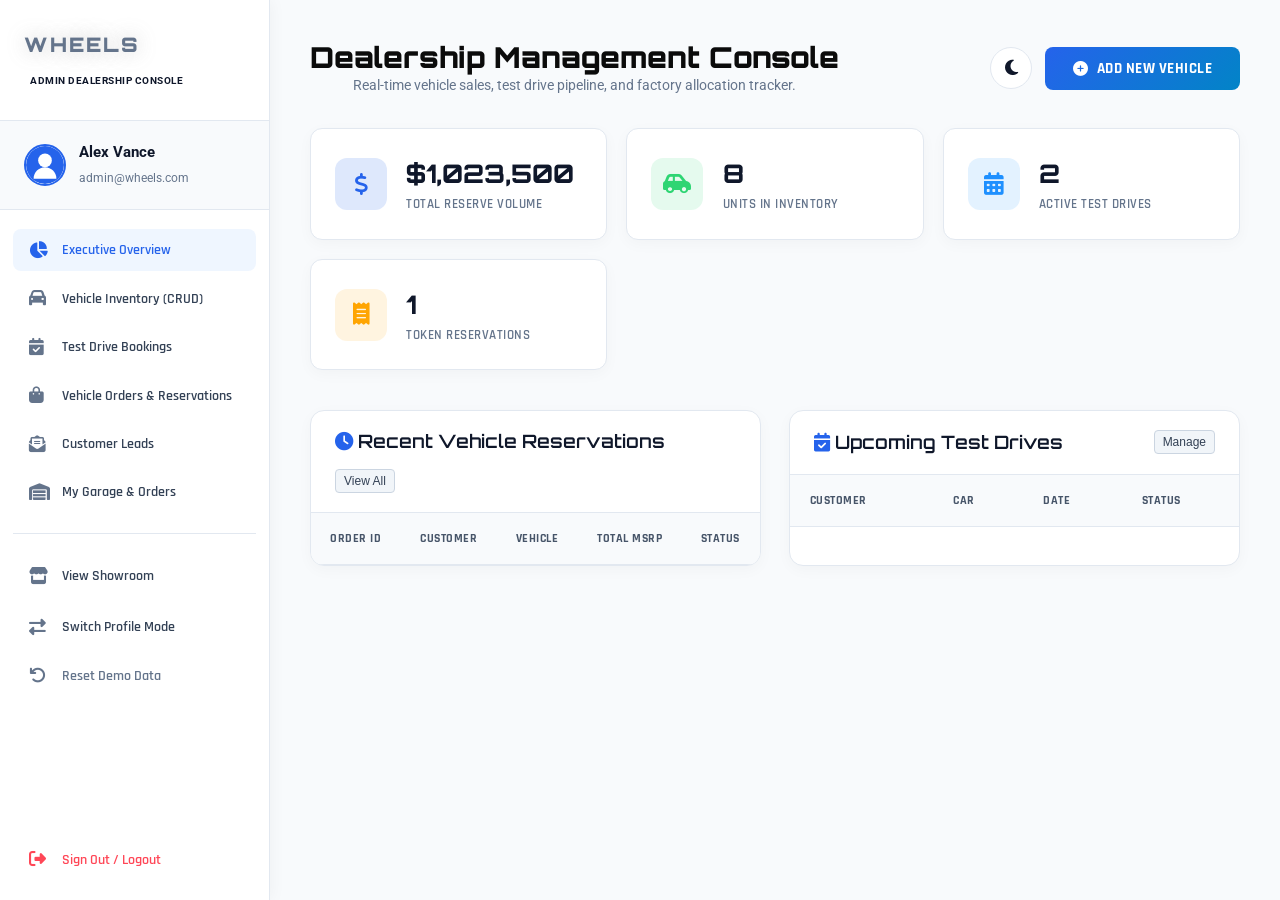
<file: dashboard.html>
<!DOCTYPE html>
<html lang="en">

<head>
    <meta charset="UTF-8">
    <meta name="viewport" content="width=device-width, initial-scale=1.0">
    <title>Dealership Management & Sales Portal - WHEELS</title>
    <link rel="stylesheet" href="css/style.css">
    <link rel="stylesheet" href="https://cdnjs.cloudflare.com/ajax/libs/font-awesome/6.4.0/css/all.min.css">
    <link rel="icon" type="image/x-icon"
        href="data:image/svg+xml,<svg xmlns='http://www.w3.org/2000/svg' viewBox='0 0 100 100'><text y='.9em' font-size='90'>🚗</text></svg>">
    <style>
        body {
            background: var(--primary);
            padding-top: 0;
        }

        .admin-layout {
            display: flex;
            min-height: 100vh;
        }

        .admin-sidebar {
            width: 270px;
            background: var(--subtle);
            border-right: 1px solid var(--extra);
            display: flex;
            flex-direction: column;
            position: sticky;
            top: 0;
            height: 100vh;
            flex-shrink: 0;
        }

        .sidebar-brand-box {
            padding: 1.8rem 1.5rem;
            border-bottom: 1px solid var(--extra);
        }

        .sidebar-brand-box .logo {
            font-size: 1.25rem;
            text-decoration: none;
            display: block;
            margin-bottom: 0.3rem;
        }

        .sidebar-user-card {
            display: flex;
            align-items: center;
            gap: 0.8rem;
            padding: 1.2rem 1.5rem;
            border-bottom: 1px solid var(--extra);
            background: rgba(255,255,255,0.02);
        }

        .sidebar-user-card img {
            width: 42px;
            height: 42px;
            border-radius: 50%;
            object-fit: cover;
            border: 2px solid var(--secondary);
        }

        .sidebar-menu {
            padding: 1.2rem 0.8rem;
            display: flex;
            flex-direction: column;
            gap: 0.4rem;
            flex: 1;
            overflow-y: auto;
        }

        .sidebar-menu-btn {
            display: flex;
            align-items: center;
            gap: 0.8rem;
            padding: 0.75rem 1rem;
            border-radius: 8px;
            color: var(--text);
            text-decoration: none;
            font-family: var(--font-accent);
            font-size: 0.9rem;
            font-weight: 600;
            background: transparent;
            border: none;
            width: 100%;
            text-align: left;
            cursor: pointer;
            transition: all 0.2s;
        }

        .sidebar-menu-btn i {
            color: var(--accent);
            font-size: 1.05rem;
            width: 20px;
        }

        .sidebar-menu-btn:hover, .sidebar-menu-btn.active {
            background: rgba(37, 99, 235, 0.18);
            color: #fff;
        }

        .sidebar-menu-btn.active i {
            color: var(--secondary);
        }

        /* Main Content */
        .admin-main {
            flex: 1;
            padding: 2.5rem;
            max-width: 1300px;
            margin: 0 auto;
            width: 100%;
        }

        .admin-header {
            display: flex;
            justify-content: space-between;
            align-items: center;
            margin-bottom: 2rem;
            flex-wrap: wrap;
            gap: 1rem;
        }

        .admin-header h1 {
            font-size: 1.8rem;
            text-align: left;
            margin: 0;
        }

        /* KPI Cards Grid */
        .kpi-grid {
            display: grid;
            grid-template-columns: repeat(auto-fit, minmax(220px, 1fr));
            gap: 1.2rem;
            margin-bottom: 2.5rem;
        }

        .kpi-card {
            background: var(--subtle);
            border: 1px solid var(--extra);
            border-radius: 12px;
            padding: 1.5rem;
            display: flex;
            align-items: center;
            gap: 1.2rem;
        }

        .kpi-icon {
            width: 52px;
            height: 52px;
            border-radius: 12px;
            background: rgba(37, 99, 235, 0.15);
            color: var(--secondary);
            display: flex;
            align-items: center;
            justify-content: center;
            font-size: 1.4rem;
        }

        .kpi-value {
            font-family: var(--font-heading);
            font-size: 1.6rem;
            font-weight: 800;
            color: var(--text);
        }

        .kpi-label {
            font-size: 0.8rem;
            color: var(--accent);
            text-transform: uppercase;
            font-family: var(--font-accent);
            font-weight: 600;
            letter-spacing: 0.5px;
        }

        /* Content Sections / Tabs */
        .tab-pane {
            display: none;
        }

        .tab-pane.active {
            display: block;
            animation: fadeInDown 0.25s ease;
        }

        /* Data Tables */
        .data-table-card {
            background: var(--subtle);
            border: 1px solid var(--extra);
            border-radius: 14px;
            overflow: hidden;
        }

        .table-toolbar {
            padding: 1.2rem 1.5rem;
            border-bottom: 1px solid var(--extra);
            display: flex;
            justify-content: space-between;
            align-items: center;
            flex-wrap: wrap;
            gap: 1rem;
        }

        .table-toolbar h3 {
            font-size: 1.15rem;
            margin: 0;
            text-align: left;
        }

        .admin-table {
            width: 100%;
            border-collapse: collapse;
        }

        .admin-table th, .admin-table td {
            padding: 1rem 1.2rem;
            text-align: left;
            border-bottom: 1px solid var(--extra);
            font-size: 0.9rem;
        }

        .admin-table th {
            font-family: var(--font-accent);
            text-transform: uppercase;
            font-size: 0.75rem;
            letter-spacing: 0.5px;
            color: var(--accent);
            background: rgba(255,255,255,0.01);
        }

        .table-car-cell {
            display: flex;
            align-items: center;
            gap: 0.8rem;
        }

        .table-car-img {
            width: 50px;
            height: 35px;
            object-fit: cover;
            border-radius: 6px;
        }

        .action-btn-group {
            display: flex;
            gap: 0.4rem;
        }

        .btn-table-sm {
            padding: 4px 8px;
            font-size: 0.75rem;
            border-radius: 4px;
            cursor: pointer;
            border: 1px solid var(--extra);
            background: var(--primary);
            color: var(--text);
            text-decoration: none;
        }

        .btn-table-sm:hover {
            border-color: var(--secondary);
            color: var(--secondary);
        }

        .btn-table-sm.danger:hover {
            border-color: #ff4757;
            color: #ff4757;
        }

        /* Order Timeline Bar */
        .order-progress-track {
            background: var(--primary);
            height: 6px;
            border-radius: 3px;
            overflow: hidden;
            margin-top: 6px;
            width: 120px;
        }

        .order-progress-fill {
            background: linear-gradient(90deg, var(--secondary), #2ed573);
            height: 100%;
        }

        /* Customer Order Card (Customer Portal) */
        .customer-order-card {
            background: var(--subtle);
            border: 1px solid var(--extra);
            border-radius: 14px;
            padding: 1.8rem;
            margin-bottom: 1.5rem;
        }

        .customer-timeline-steps {
            display: grid;
            grid-template-columns: repeat(5, 1fr);
            gap: 0.5rem;
            margin-top: 1.5rem;
            position: relative;
        }

        .timeline-step-item {
            text-align: center;
            position: relative;
        }

        .step-icon {
            width: 32px;
            height: 32px;
            border-radius: 50%;
            background: var(--primary);
            border: 2px solid var(--extra);
            display: flex;
            align-items: center;
            justify-content: center;
            margin: 0 auto 8px;
            font-size: 0.8rem;
        }

        .timeline-step-item.completed .step-icon {
            background: #2ed573;
            border-color: #2ed573;
            color: #000;
        }

        .timeline-step-item.active .step-icon {
            background: var(--secondary);
            border-color: #fff;
            color: #fff;
        }

        /* Light Theme Dashboard Rules */
        body.light-theme .admin-sidebar {
            background: #ffffff;
            border-right: 1px solid #e2e8f0;
            box-shadow: 2px 0 15px rgba(0, 0, 0, 0.04);
        }

        body.light-theme .sidebar-brand-box {
            border-bottom: 1px solid #e2e8f0;
        }

        body.light-theme .sidebar-user-card {
            background: #f8fafc;
            border-bottom: 1px solid #e2e8f0;
        }

        body.light-theme .sidebar-user-card strong {
            color: #0f172a;
        }

        body.light-theme .sidebar-menu-btn {
            color: #334155;
        }

        body.light-theme .sidebar-menu-btn:hover,
        body.light-theme .sidebar-menu-btn.active {
            background: #eff6ff;
            color: #2563eb;
        }

        body.light-theme .sidebar-menu-btn.active i {
            color: #2563eb;
        }

        body.light-theme .kpi-card,
        body.light-theme .data-table-card,
        body.light-theme .customer-order-card {
            background: #ffffff;
            border: 1px solid #e2e8f0;
            box-shadow: 0 4px 15px rgba(0, 0, 0, 0.03);
        }

        body.light-theme .kpi-value {
            color: #0f172a;
        }

        body.light-theme .kpi-label {
            color: #64748b;
        }

        body.light-theme .table-toolbar {
            border-bottom: 1px solid #e2e8f0;
        }

        body.light-theme .table-toolbar h3 {
            color: #0f172a;
        }

        body.light-theme .admin-table th {
            background: #f8fafc;
            color: #475569;
            border-bottom: 1px solid #e2e8f0;
        }

        body.light-theme .admin-table td {
            color: #1e293b;
            border-bottom: 1px solid #f1f5f9;
        }

        body.light-theme .btn-table-sm {
            background: #f1f5f9;
            border-color: #cbd5e1;
            color: #334155;
        }

        body.light-theme .btn-table-sm:hover {
            background: #2563eb;
            color: #ffffff;
            border-color: #2563eb;
        }

        body.light-theme .admin-sidebar-mobile-toggle {
            background: #ffffff;
            border-color: #cbd5e1;
            color: #0f172a;
        }

        @media (max-width: 992px) {
            .admin-layout {
                flex-direction: column;
            }
            .admin-sidebar {
                width: 100%;
                height: auto;
                position: static;
            }
            .admin-main {
                padding: 1.5rem;
            }
            .customer-timeline-steps {
                grid-template-columns: 1fr;
                text-align: left;
            }
        }
    </style>
</head>

<body>
    <div class="admin-layout">
        <!-- SIDEBAR -->
        <aside class="admin-sidebar">
            <div class="sidebar-brand-box">
                <a href="index.html" class="logo">WHEELS</a>
                <span class="badge-role" id="portal-role-pill">ADMIN DEALERSHIP CONSOLE</span>
            </div>

            <div class="sidebar-user-card">
                <img id="side-user-avatar" src="data:image/svg+xml,%3Csvg xmlns='http://www.w3.org/2000/svg' viewBox='0 0 100 100'%3E%3Ccircle cx='50' cy='50' r='50' fill='%232563eb'/%3E%3Ccircle cx='50' cy='38' r='18' fill='%23ffffff'/%3E%3Cpath d='M20 86c0-16.5 13.5-30 30-30s30 13.5 30 30z' fill='%23ffffff'/%3E%3C/svg%3E" alt="User Avatar" onerror="this.src='data:image/svg+xml,%3Csvg xmlns=\'http://www.w3.org/2000/svg\' viewBox=\'0 0 100 100\'%3E%3Ccircle cx=\'50\' cy=\'50\' r=\'50\' fill=\'%232563eb\'/%3E%3Ccircle cx=\'50\' cy=\'38\' r=\'18\' fill=\'%23ffffff\'/%3E%3Cpath d=\'M20 86c0-16.5 13.5-30 30-30s30 13.5 30 30z\' fill=\'%23ffffff\'/%3E%3C/svg%3E'">
                <div>
                    <strong id="side-user-name" style="display: block; font-size: 0.95rem;">Alex Vance</strong>
                    <small id="side-user-email" style="color: var(--accent); font-size: 0.75rem;">admin@wheels.com</small>
                </div>
            </div>

            <div class="sidebar-menu">
                <button type="button" class="sidebar-menu-btn active" data-tab="tab-overview" id="nav-tab-overview">
                    <i class="fas fa-chart-pie"></i> Executive Overview
                </button>
                <button type="button" class="sidebar-menu-btn" data-tab="tab-inventory" id="nav-tab-inventory">
                    <i class="fas fa-car"></i> Vehicle Inventory (CRUD)
                </button>
                <button type="button" class="sidebar-menu-btn" data-tab="tab-testdrives" id="nav-tab-testdrives">
                    <i class="fas fa-calendar-check"></i> Test Drive Bookings
                </button>
                <button type="button" class="sidebar-menu-btn" data-tab="tab-orders" id="nav-tab-orders">
                    <i class="fas fa-shopping-bag"></i> Vehicle Orders & Reservations
                </button>
                <button type="button" class="sidebar-menu-btn" data-tab="tab-inquiries" id="nav-tab-inquiries">
                    <i class="fas fa-envelope-open-text"></i> Customer Leads
                </button>
                <button type="button" class="sidebar-menu-btn" data-tab="tab-mygarage" id="nav-tab-mygarage">
                    <i class="fas fa-warehouse"></i> My Garage & Orders
                </button>

                <hr style="border: 0; border-top: 1px solid var(--extra); margin: 0.8rem 0;">

                <a href="fleet.html" class="sidebar-menu-btn" id="nav-link-showroom">
                    <i class="fas fa-store"></i> View Showroom
                </a>
                <button type="button" class="sidebar-menu-btn" id="btn-switch-role-sidebar">
                    <i class="fas fa-exchange-alt"></i> Switch Profile Mode
                </button>
                <button type="button" class="sidebar-menu-btn" id="btn-reset-db-sidebar" style="color: var(--accent);">
                    <i class="fas fa-undo"></i> Reset Demo Data
                </button>
                <button type="button" class="sidebar-menu-btn" id="btn-logout-sidebar" style="color: #ff4757; margin-top: auto;">
                    <i class="fas fa-sign-out-alt" style="color: #ff4757;"></i> Sign Out / Logout
                </button>
            </div>
        </aside>

        <!-- MAIN VIEW AREA -->
        <main class="admin-main">
            <!-- Mobile Sidebar Toggle -->
            <button type="button" class="admin-sidebar-mobile-toggle" id="btn-sidebar-mobile-toggle">
                <i class="fas fa-bars"></i> Toggle Dashboard Navigation Menu
            </button>

            <!-- Header -->
            <div class="admin-header">
                <div>
                    <h1 id="view-title">Dealership Management Console</h1>
                    <p style="color: var(--accent); margin: 0; font-size: 0.85rem;" id="view-subtitle">Real-time vehicle sales, test drive pipeline, and factory allocation tracker.</p>
                </div>

                <div style="display: flex; gap: 0.8rem; align-items: center; flex-wrap: wrap;">
                    <button class="theme-toggle" aria-label="Toggle theme" title="Toggle Light/Dark Theme" id="btn-theme-toggle-dashboard" style="display: inline-flex; align-items: center; justify-content: center; width: 42px; height: 42px; border-radius: 50%; background: var(--subtle); border: 1px solid var(--extra); color: var(--text); cursor: pointer; font-size: 1.1rem; transition: all 0.3s ease;">
                        <i class="fas fa-moon"></i>
                    </button>
                    <button class="btn" id="btn-add-vehicle-top">
                        <i class="fas fa-plus-circle"></i> Add New Vehicle
                    </button>
                    <a href="fleet.html" class="btn btn-secondary" id="btn-customer-browse-top" style="display: none;">
                        <i class="fas fa-car"></i> Browse New Cars
                    </a>
                </div>
            </div>

            <!-- TAB 1: EXECUTIVE OVERVIEW -->
            <div class="tab-pane active" id="tab-overview">
                <!-- KPI Grid -->
                <div class="kpi-grid">
                    <div class="kpi-card">
                        <div class="kpi-icon"><i class="fas fa-dollar-sign"></i></div>
                        <div>
                            <div class="kpi-value" id="kpi-sales-vol">$1,023,500</div>
                            <div class="kpi-label" id="kpi-sales-label">Total Reserve Volume</div>
                        </div>
                    </div>
                    <div class="kpi-card">
                        <div class="kpi-icon" style="background: rgba(46, 213, 115, 0.12); color: #2ed573;"><i class="fas fa-car-side"></i></div>
                        <div>
                            <div class="kpi-value" id="kpi-cars-count">8</div>
                            <div class="kpi-label" id="kpi-cars-label">Units in Inventory</div>
                        </div>
                    </div>
                    <div class="kpi-card">
                        <div class="kpi-icon" style="background: rgba(30, 144, 255, 0.12); color: #1e90ff;"><i class="fas fa-calendar-alt"></i></div>
                        <div>
                            <div class="kpi-value" id="kpi-testdrives-count">2</div>
                            <div class="kpi-label">Active Test Drives</div>
                        </div>
                    </div>
                    <div class="kpi-card">
                        <div class="kpi-icon" style="background: rgba(255, 165, 2, 0.12); color: #ffa502;"><i class="fas fa-receipt"></i></div>
                        <div>
                            <div class="kpi-value" id="kpi-orders-count">1</div>
                            <div class="kpi-label">Token Reservations</div>
                        </div>
                    </div>
                </div>

                <!-- Admin Overview Tables -->
                <div id="overview-admin-section" style="display: grid; grid-template-columns: repeat(auto-fit, minmax(min(100%, 450px), 1fr)); gap: 1.8rem;">
                    <div class="data-table-card">
                        <div class="table-toolbar">
                            <h3><i class="fas fa-clock" style="color: var(--secondary);"></i> Recent Vehicle Reservations</h3>
                            <button type="button" class="btn-table-sm" onclick="switchTab('tab-orders')">View All</button>
                        </div>
                        <div style="overflow-x: auto;">
                            <table class="admin-table" id="overview-orders-table">
                                <thead>
                                    <tr>
                                        <th>Order ID</th>
                                        <th>Customer</th>
                                        <th>Vehicle</th>
                                        <th>Total MSRP</th>
                                        <th>Status</th>
                                    </tr>
                                </thead>
                                <tbody>
                                    <!-- Injected -->
                                </tbody>
                            </table>
                        </div>
                    </div>

                    <div class="data-table-card">
                        <div class="table-toolbar">
                            <h3><i class="fas fa-calendar-check" style="color: var(--secondary);"></i> Upcoming Test Drives</h3>
                            <button type="button" class="btn-table-sm" onclick="switchTab('tab-testdrives')">Manage</button>
                        </div>
                        <div style="overflow-x: auto;">
                            <table class="admin-table" id="overview-td-table">
                                <thead>
                                    <tr>
                                        <th>Customer</th>
                                        <th>Car</th>
                                        <th>Date</th>
                                        <th>Status</th>
                                    </tr>
                                </thead>
                                <tbody>
                                    <!-- Injected -->
                                </tbody>
                            </table>
                        </div>
                    </div>
                </div>

                <!-- Customer Overview Section -->
                <div id="overview-customer-section" style="display: none;">
                    <div style="display: grid; grid-template-columns: repeat(auto-fit, minmax(min(100%, 280px), 1fr)); gap: 1.5rem; margin-bottom: 2rem;">
                        <div class="card" style="padding: 1.5rem; text-align: left;">
                            <i class="fas fa-car" style="font-size: 2rem; color: var(--secondary); margin-bottom: 0.8rem;"></i>
                            <h3 style="font-size: 1.15rem; text-align: left; margin-bottom: 0.3rem;">Explore 2026 Inventory</h3>
                            <p style="color: var(--accent); font-size: 0.85rem; text-align: left; margin-bottom: 1rem;">Browse factory allocations, Porsche, Mercedes-AMG, and Ferrari new models.</p>
                            <a href="fleet.html" class="btn btn-secondary" style="padding: 8px 16px; font-size: 0.85rem; align-self: flex-start;">View Showroom</a>
                        </div>
                        <div class="card" style="padding: 1.5rem; text-align: left;">
                            <i class="fas fa-calendar-check" style="font-size: 2rem; color: #2ed573; margin-bottom: 0.8rem;"></i>
                            <h3 style="font-size: 1.15rem; text-align: left; margin-bottom: 0.3rem;">Book VIP Doorstep Drive</h3>
                            <p style="color: var(--accent); font-size: 0.85rem; text-align: left; margin-bottom: 1rem;">Complimentary track delivery or doorstep inspection with certified specialists.</p>
                            <a href="locations.html" class="btn btn-secondary" style="padding: 8px 16px; font-size: 0.85rem; align-self: flex-start;">Find Showroom</a>
                        </div>
                        <div class="card" style="padding: 1.5rem; text-align: left;">
                            <i class="fas fa-exchange-alt" style="font-size: 2rem; color: #1e90ff; margin-bottom: 0.8rem;"></i>
                            <h3 style="font-size: 1.15rem; text-align: left; margin-bottom: 0.3rem;">Valuation & Trade-In</h3>
                            <p style="color: var(--accent); font-size: 0.85rem; text-align: left; margin-bottom: 1rem;">Get an instant competitive trade-in valuation on your exotic vehicle.</p>
                            <a href="contact.html" class="btn btn-secondary" style="padding: 8px 16px; font-size: 0.85rem; align-self: flex-start;">Request Valuation</a>
                        </div>
                    </div>
                </div>
            </div>

            <!-- TAB 2: INVENTORY MANAGEMENT (CRUD) -->
            <div class="tab-pane" id="tab-inventory">
                <div class="data-table-card">
                    <div class="table-toolbar">
                        <h3><i class="fas fa-warehouse" style="color: var(--secondary);"></i> New Car Inventory Management</h3>
                        <button class="btn btn-sm" id="btn-add-vehicle-inner"><i class="fas fa-plus"></i> Add Vehicle to Catalog</button>
                    </div>
                    <div style="overflow-x: auto;">
                        <table class="admin-table" id="inventory-crud-table">
                            <thead>
                                <tr>
                                    <th>Vehicle Model</th>
                                    <th>Powertrain</th>
                                    <th>MSRP</th>
                                    <th>Performance</th>
                                    <th>Stock</th>
                                    <th>Actions</th>
                                </tr>
                            </thead>
                            <tbody>
                                <!-- Injected -->
                            </tbody>
                        </table>
                    </div>
                </div>
            </div>

            <!-- TAB 3: TEST DRIVE BOOKINGS -->
            <div class="tab-pane" id="tab-testdrives">
                <!-- Admin Table View -->
                <div class="data-table-card" id="testdrives-admin-table-box">
                    <div class="table-toolbar">
                        <h3><i class="fas fa-calendar-alt" style="color: var(--secondary);"></i> Test Drive Appointments</h3>
                    </div>
                    <div style="overflow-x: auto;">
                        <table class="admin-table" id="testdrives-manage-table">
                            <thead>
                                <tr>
                                    <th>Booking ID</th>
                                    <th>Client Name & Phone</th>
                                    <th>Vehicle</th>
                                    <th>Date & Time</th>
                                    <th>Location</th>
                                    <th>Status</th>
                                    <th>Actions</th>
                                </tr>
                            </thead>
                            <tbody>
                                <!-- Injected -->
                            </tbody>
                        </table>
                    </div>
                </div>

                <!-- Customer Test Drives View -->
                <div id="testdrives-customer-box" style="display: none;">
                    <div style="display: flex; justify-content: space-between; align-items: center; margin-bottom: 1.5rem; flex-wrap: wrap; gap: 1rem;">
                        <h3 style="text-align: left; margin: 0;"><i class="fas fa-calendar-check" style="color: var(--secondary);"></i> My Scheduled Test Drives</h3>
                        <a href="fleet.html" class="btn btn-secondary" style="padding: 8px 18px; font-size: 0.85rem;"><i class="fas fa-plus"></i> Schedule Another Drive</a>
                    </div>
                    <div id="customer-testdrives-pane-container">
                        <!-- Injected -->
                    </div>
                </div>
            </div>

            <!-- TAB 4: ORDERS & RESERVATIONS -->
            <div class="tab-pane" id="tab-orders">
                <!-- Admin Table View -->
                <div class="data-table-card" id="orders-admin-table-box">
                    <div class="table-toolbar">
                        <h3><i class="fas fa-file-invoice-dollar" style="color: var(--secondary);"></i> Factory Reservations & Orders</h3>
                    </div>
                    <div style="overflow-x: auto;">
                        <table class="admin-table" id="orders-manage-table">
                            <thead>
                                <tr>
                                    <th>Order #</th>
                                    <th>Buyer Details</th>
                                    <th>Vehicle & Trim</th>
                                    <th>Deposit / Total</th>
                                    <th>Stage Progression</th>
                                    <th>Change Status</th>
                                </tr>
                            </thead>
                            <tbody>
                                <!-- Injected -->
                            </tbody>
                        </table>
                    </div>
                </div>

                <!-- Customer Orders View -->
                <div id="orders-customer-box" style="display: none;">
                    <div style="display: flex; justify-content: space-between; align-items: center; margin-bottom: 1.5rem; flex-wrap: wrap; gap: 1rem;">
                        <h3 style="text-align: left; margin: 0;"><i class="fas fa-shield-alt" style="color: var(--secondary);"></i> My Factory Build Allocations</h3>
                        <a href="fleet.html" class="btn" style="padding: 8px 18px; font-size: 0.85rem;"><i class="fas fa-plus"></i> Reserve New Build</a>
                    </div>
                    <div id="customer-orders-pane-container">
                        <!-- Injected -->
                    </div>
                </div>
            </div>

            <!-- TAB 5: CUSTOMER LEADS & INQUIRIES -->
            <div class="tab-pane" id="tab-inquiries">
                <div class="data-table-card">
                    <div class="table-toolbar">
                        <h3><i class="fas fa-users" style="color: var(--secondary);"></i> Customer Valuation & Trade-In Inquiries</h3>
                    </div>
                    <div style="overflow-x: auto;">
                        <table class="admin-table" id="inquiries-table">
                            <thead>
                                <tr>
                                    <th>ID</th>
                                    <th>Customer</th>
                                    <th>Vehicle Interested</th>
                                    <th>Notes / Message</th>
                                    <th>Date</th>
                                </tr>
                            </thead>
                            <tbody>
                                <!-- Injected -->
                            </tbody>
                        </table>
                    </div>
                </div>
            </div>

            <!-- TAB 6: CUSTOMER PORTAL (MY GARAGE) -->
            <div class="tab-pane" id="tab-mygarage">
                <h3 style="text-align: left; margin-bottom: 1rem;"><i class="fas fa-shield-alt" style="color: var(--secondary);"></i> My Active Vehicle Reservations</h3>
                <div id="customer-orders-container">
                    <!-- Injected -->
                </div>

                <h3 style="text-align: left; margin-top: 2.5rem; margin-bottom: 1rem;"><i class="fas fa-calendar-check" style="color: var(--secondary);"></i> My Scheduled VIP Test Drives</h3>
                <div id="customer-testdrives-container">
                    <!-- Injected -->
                </div>
            </div>
        </main>
    </div>

    <!-- ADD / EDIT VEHICLE MODAL -->
    <div class="modal-backdrop" id="modal-vehicle-form">
        <div class="modal-card wide">
            <div class="modal-header">
                <h3 id="vehicle-modal-title"><i class="fas fa-car" style="color: var(--secondary);"></i> Add New Vehicle to Showroom</h3>
                <button class="modal-close-btn" onclick="document.getElementById('modal-vehicle-form').classList.remove('active')">✕</button>
            </div>
            <div class="modal-body">
                <form id="vehicle-crud-form">
                    <input type="hidden" id="crud-car-id">
                    
                    <div style="display: grid; grid-template-columns: repeat(auto-fit, minmax(min(100%, 200px), 1fr)); gap: 1rem; margin-bottom: 1rem;">
                        <div class="form-group">
                            <label style="font-size: 0.85rem; color: var(--accent); display: block; margin-bottom: 4px;">Model Name</label>
                            <input type="text" id="crud-name" required placeholder="e.g. Porsche 911 GT3 RS" style="width: 100%; padding: 10px; background: var(--primary); border: 1px solid var(--extra); color: #fff; border-radius: 8px;">
                        </div>
                        <div class="form-group">
                            <label style="font-size: 0.85rem; color: var(--accent); display: block; margin-bottom: 4px;">Brand</label>
                            <select id="crud-brand" required style="width: 100%; padding: 10px; background: var(--primary); border: 1px solid var(--extra); color: #fff; border-radius: 8px;">
                                <option value="Porsche">Porsche</option>
                                <option value="Mercedes-AMG">Mercedes-AMG</option>
                                <option value="Ferrari">Ferrari</option>
                                <option value="BMW">BMW</option>
                                <option value="Lucid">Lucid</option>
                                <option value="Land Rover">Land Rover</option>
                                <option value="Tesla">Tesla</option>
                                <option value="Audi">Audi</option>
                            </select>
                        </div>
                        <div class="form-group">
                            <label style="font-size: 0.85rem; color: var(--accent); display: block; margin-bottom: 4px;">Year</label>
                            <input type="number" id="crud-year" value="2026" required style="width: 100%; padding: 10px; background: var(--primary); border: 1px solid var(--extra); color: #fff; border-radius: 8px;">
                        </div>
                    </div>

                    <div style="display: grid; grid-template-columns: repeat(auto-fit, minmax(min(100%, 200px), 1fr)); gap: 1rem; margin-bottom: 1rem;">
                        <div class="form-group">
                            <label style="font-size: 0.85rem; color: var(--accent); display: block; margin-bottom: 4px;">MSRP Price ($ USD)</label>
                            <input type="number" id="crud-price" required placeholder="220000" style="width: 100%; padding: 10px; background: var(--primary); border: 1px solid var(--extra); color: #fff; border-radius: 8px;">
                        </div>
                        <div class="form-group">
                            <label style="font-size: 0.85rem; color: var(--accent); display: block; margin-bottom: 4px;">Body Style</label>
                            <select id="crud-body" required style="width: 100%; padding: 10px; background: var(--primary); border: 1px solid var(--extra); color: #fff; border-radius: 8px;">
                                <option value="Coupe">Coupe</option>
                                <option value="Sedan">Sedan</option>
                                <option value="SUV">SUV</option>
                            </select>
                        </div>
                        <div class="form-group">
                            <label style="font-size: 0.85rem; color: var(--accent); display: block; margin-bottom: 4px;">Fuel / Powertrain</label>
                            <select id="crud-fuel" required style="width: 100%; padding: 10px; background: var(--primary); border: 1px solid var(--extra); color: #fff; border-radius: 8px;">
                                <option value="Electric">Electric (EV)</option>
                                <option value="Plug-in Hybrid">Plug-in Hybrid</option>
                                <option value="Twin-Turbo Petrol">Twin-Turbo Petrol</option>
                            </select>
                        </div>
                    </div>

                    <div style="display: grid; grid-template-columns: repeat(auto-fit, minmax(min(100%, 140px), 1fr)); gap: 1rem; margin-bottom: 1rem;">
                        <div class="form-group">
                            <label style="font-size: 0.85rem; color: var(--accent); display: block; margin-bottom: 4px;">Horsepower (HP)</label>
                            <input type="number" id="crud-hp" required placeholder="800" style="width: 100%; padding: 10px; background: var(--primary); border: 1px solid var(--extra); color: #fff; border-radius: 8px;">
                        </div>
                        <div class="form-group">
                            <label style="font-size: 0.85rem; color: var(--accent); display: block; margin-bottom: 4px;">0-60 Time</label>
                            <input type="text" id="crud-acc" required placeholder="2.5s" style="width: 100%; padding: 10px; background: var(--primary); border: 1px solid var(--extra); color: #fff; border-radius: 8px;">
                        </div>
                        <div class="form-group">
                            <label style="font-size: 0.85rem; color: var(--accent); display: block; margin-bottom: 4px;">Top Speed</label>
                            <input type="text" id="crud-speed" required placeholder="195 mph" style="width: 100%; padding: 10px; background: var(--primary); border: 1px solid var(--extra); color: #fff; border-radius: 8px;">
                        </div>
                        <div class="form-group">
                            <label style="font-size: 0.85rem; color: var(--accent); display: block; margin-bottom: 4px;">In Stock Count</label>
                            <input type="number" id="crud-stock" value="3" required style="width: 100%; padding: 10px; background: var(--primary); border: 1px solid var(--extra); color: #fff; border-radius: 8px;">
                        </div>
                    </div>

                    <div class="form-group" style="margin-bottom: 1rem;">
                        <label style="font-size: 0.85rem; color: var(--accent); display: block; margin-bottom: 4px;">Image URL (High-Res Render)</label>
                        <input type="url" id="crud-image" required placeholder="https://images.unsplash.com/..." style="width: 100%; padding: 10px; background: var(--primary); border: 1px solid var(--extra); color: #fff; border-radius: 8px;">
                    </div>

                    <div class="form-group" style="margin-bottom: 1.5rem;">
                        <label style="font-size: 0.85rem; color: var(--accent); display: block; margin-bottom: 4px;">Overview & Engineering Highlights</label>
                        <textarea id="crud-overview" rows="3" required placeholder="Describe vehicle powertrain and features..." style="width: 100%; padding: 10px; background: var(--primary); border: 1px solid var(--extra); color: #fff; border-radius: 8px;"></textarea>
                    </div>

                    <div style="display: flex; justify-content: flex-end; gap: 1rem;">
                        <button type="button" class="btn btn-secondary" onclick="document.getElementById('modal-vehicle-form').classList.remove('active')">Cancel</button>
                        <button type="submit" class="btn"><i class="fas fa-save"></i> Save Vehicle</button>
                    </div>
                </form>
            </div>
        </div>
    </div>

    <!-- SCRIPTS -->
    <script src="js/car-db.js"></script>
    <script src="js/auth.js"></script>
    <script src="js/main.js"></script>
    <script>
        document.addEventListener('DOMContentLoaded', () => {
            const user = window.authManager.getCurrentUser() || { name: 'Alex Vance', role: 'admin', email: 'admin@wheels.com' };
            const isAdmin = user.role === 'admin';

            // Set User info
            document.getElementById('side-user-avatar').src = user.avatar || 'https://images.unsplash.com/photo-1535713875002-d1d0cf377fde?w=150';
            document.getElementById('side-user-name').textContent = user.name;
            document.getElementById('side-user-email').textContent = user.email;
            document.getElementById('portal-role-pill').textContent = isAdmin ? 'DEALERSHIP ADMIN' : 'VIP CUSTOMER GARAGE';
            document.getElementById('portal-role-pill').className = `badge-role ${user.role}`;

            // Mobile Sidebar Toggle Listener
            const mobileToggle = document.getElementById('btn-sidebar-mobile-toggle');
            const adminSidebar = document.querySelector('.admin-sidebar');
            if (mobileToggle && adminSidebar) {
                mobileToggle.addEventListener('click', () => {
                    adminSidebar.classList.toggle('collapsed');
                });
            }

            if (!isAdmin) {
                // Adjust views for customer
                document.getElementById('nav-tab-inventory').style.display = 'none';
                document.getElementById('nav-tab-inquiries').style.display = 'none';
                document.getElementById('btn-add-vehicle-top').style.display = 'none';
                document.getElementById('btn-customer-browse-top').style.display = 'inline-flex';
                
                // Adjust overview
                document.getElementById('overview-admin-section').style.display = 'none';
                document.getElementById('overview-customer-section').style.display = 'block';
                document.getElementById('kpi-sales-label').textContent = 'My Total Portfolio Value';
                document.getElementById('kpi-cars-label').textContent = 'Saved In Wishlist';

                // Adjust test drives tab
                document.getElementById('testdrives-admin-table-box').style.display = 'none';
                document.getElementById('testdrives-customer-box').style.display = 'block';

                // Adjust orders tab
                document.getElementById('orders-admin-table-box').style.display = 'none';
                document.getElementById('orders-customer-box').style.display = 'block';
            }

            // Tab Switching
            window.switchTab = function(tabId) {
                if (!tabId) tabId = isAdmin ? 'tab-overview' : 'tab-mygarage';
                
                // If customer tries to access hidden admin tabs, redirect to overview
                if (!isAdmin && (tabId === 'tab-inventory' || tabId === 'tab-inquiries')) {
                    tabId = 'tab-overview';
                }

                document.querySelectorAll('.tab-pane').forEach(p => p.classList.remove('active'));
                document.querySelectorAll('.sidebar-menu-btn').forEach(b => b.classList.remove('active'));

                const targetPane = document.getElementById(tabId);
                const targetBtn = document.querySelector(`.sidebar-menu-btn[data-tab="${tabId}"]`);
                if (targetPane) targetPane.classList.add('active');
                if (targetBtn) targetBtn.classList.add('active');

                if (tabId === 'tab-overview') {
                    document.getElementById('view-title').textContent = isAdmin ? 'Dealership Management Console' : 'VIP Customer Overview';
                    document.getElementById('view-subtitle').textContent = isAdmin ? 'Real-time vehicle sales, test drive pipeline, and factory allocation tracker.' : 'Manage your bespoke factory orders, track VIP test drive schedules, and view inventory.';
                } else if (tabId === 'tab-inventory') {
                    document.getElementById('view-title').textContent = 'Vehicle Inventory CRUD';
                    document.getElementById('view-subtitle').textContent = 'Create, update, and manage showroom vehicle specifications and MSRP rates.';
                } else if (tabId === 'tab-testdrives') {
                    document.getElementById('view-title').textContent = isAdmin ? 'VIP Test Drive Bookings' : 'My VIP Test Drive Bookings';
                    document.getElementById('view-subtitle').textContent = isAdmin ? 'Confirm, reschedule, and manage client test drive schedules.' : 'View status and locations of your scheduled private test drives.';
                } else if (tabId === 'tab-orders') {
                    document.getElementById('view-title').textContent = isAdmin ? 'Vehicle Orders & Allocation' : 'My Factory Orders & Allocation';
                    document.getElementById('view-subtitle').textContent = isAdmin ? 'Update factory build progression stages and deposit tracking.' : 'Track your bespoke vehicle build stages from chassis allocation to doorstep handover.';
                } else if (tabId === 'tab-inquiries') {
                    document.getElementById('view-title').textContent = 'Customer Leads & Valuation Requests';
                    document.getElementById('view-subtitle').textContent = 'Review incoming sales requests, trade-in vehicle specs, and customer messages.';
                } else if (tabId === 'tab-mygarage') {
                    document.getElementById('view-title').textContent = 'My Garage & Order Tracker';
                    document.getElementById('view-subtitle').textContent = 'All your reserved vehicles, test drives, and saved configurations.';
                // Close mobile sidebar after tab selection
                if (adminSidebar && adminSidebar.classList.contains('collapsed')) {
                    adminSidebar.classList.remove('collapsed');
                }

                try {
                    history.replaceState(null, null, '#' + tabId);
                } catch(e) {}
            };

            document.querySelectorAll('.sidebar-menu-btn[data-tab]').forEach(btn => {
                btn.addEventListener('click', (e) => {
                    e.preventDefault();
                    const tabId = btn.getAttribute('data-tab');
                    switchTab(tabId);
                });
            });

            // Initial hash tab check
            const hash = window.location.hash ? window.location.hash.replace('#', '') : null;
            if (hash && document.getElementById(hash)) {
                switchTab(hash);
            } else {
                switchTab(isAdmin ? 'tab-overview' : 'tab-mygarage');
            }

            // Populate Tables & UI
            function refreshAllData() {
                const cars = window.carDB.getAllCars();
                const testDrives = window.carDB.getTestDrives();
                const orders = window.carDB.getOrders();
                const inquiries = window.carDB.getInquiries();

                // KPI Updates
                const totalMSRP = orders.reduce((sum, o) => sum + (o.totalPrice || 0), 0);
                document.getElementById('kpi-sales-vol').textContent = '$' + totalMSRP.toLocaleString();
                document.getElementById('kpi-cars-count').textContent = cars.length;
                document.getElementById('kpi-testdrives-count').textContent = testDrives.length;
                document.getElementById('kpi-orders-count').textContent = orders.length;

                // Overview Orders Table
                const overOrderTable = document.querySelector('#overview-orders-table tbody');
                overOrderTable.innerHTML = orders.slice(0, 5).map(o => `
                    <tr>
                        <td><strong>${o.id}</strong></td>
                        <td>${o.customerName}</td>
                        <td>${o.carName}</td>
                        <td style="color: var(--secondary); font-weight: 700;">$${o.totalPrice.toLocaleString()}</td>
                        <td><span class="badge-stock">${o.status}</span></td>
                    </tr>
                `).join('') || '<tr><td colspan="5" style="text-align: center;">No orders yet</td></tr>';

                // Overview TD Table
                const overTdTable = document.querySelector('#overview-td-table tbody');
                overTdTable.innerHTML = testDrives.slice(0, 5).map(td => `
                    <tr>
                        <td>${td.customerName}</td>
                        <td>${td.carName}</td>
                        <td>${td.date}</td>
                        <td><span class="badge-fuel">${td.status}</span></td>
                    </tr>
                `).join('') || '<tr><td colspan="4" style="text-align: center;">No test drives yet</td></tr>';

                // Inventory CRUD Table
                const crudTable = document.querySelector('#inventory-crud-table tbody');
                crudTable.innerHTML = cars.map(c => `
                    <tr>
                        <td>
                            <div class="table-car-cell">
                                <img src="${c.image}" alt="${c.name}" class="table-car-img">
                                <div>
                                    <strong>${c.name}</strong>
                                    <small style="display: block; color: var(--accent);">${c.brand} · ${c.year}</small>
                                </div>
                            </div>
                        </td>
                        <td><span class="badge-fuel">${c.fuelType}</span></td>
                        <td style="font-weight: 700; color: var(--secondary);">$${c.price.toLocaleString()}</td>
                        <td>${c.horsepower} HP / ${c.zeroToSixty}</td>
                        <td><span class="badge-stock">${c.stockCount} Available</span></td>
                        <td>
                            <div class="action-btn-group">
                                <a href="car-details.html?id=${c.id}" class="btn-table-sm" title="View"><i class="fas fa-eye"></i></a>
                                <button class="btn-table-sm btn-edit-car" data-id="${c.id}" title="Edit"><i class="fas fa-edit"></i></button>
                                <button class="btn-table-sm danger btn-delete-car" data-id="${c.id}" title="Delete"><i class="fas fa-trash"></i></button>
                            </div>
                        </td>
                    </tr>
                `).join('');

                // Test Drives Manage Table
                const tdTable = document.querySelector('#testdrives-manage-table tbody');
                tdTable.innerHTML = testDrives.map(td => `
                    <tr>
                        <td><strong>${td.id}</strong></td>
                        <td>
                            <strong>${td.customerName}</strong>
                            <small style="display: block; color: var(--accent);">${td.customerEmail || ''} | ${td.customerPhone || ''}</small>
                        </td>
                        <td>${td.carName}</td>
                        <td>${td.date} @ ${td.time}</td>
                        <td>${td.showroom}</td>
                        <td><span class="badge-fuel">${td.status}</span></td>
                        <td>
                            <div class="action-btn-group">
                                <button class="btn-table-sm" onclick="updateTD('${td.id}', 'Confirmed')">Confirm</button>
                                <button class="btn-table-sm" onclick="updateTD('${td.id}', 'Completed')">Complete</button>
                                <button class="btn-table-sm danger" onclick="updateTD('${td.id}', 'Cancelled')">Cancel</button>
                            </div>
                        </td>
                    </tr>
                `).join('') || '<tr><td colspan="7" style="text-align: center;">No test drive appointments.</td></tr>';

                // Orders Manage Table
                const ordTable = document.querySelector('#orders-manage-table tbody');
                ordTable.innerHTML = orders.map(o => `
                    <tr>
                        <td><strong>${o.id}</strong></td>
                        <td>
                            <strong>${o.customerName}</strong>
                            <small style="display: block; color: var(--accent);">${o.customerEmail}</small>
                        </td>
                        <td>
                            <strong>${o.carName}</strong>
                            <small style="display: block; color: var(--accent);">${o.selectedTrim || 'Standard'} (${o.selectedColor || ''})</small>
                        </td>
                        <td>
                            <strong style="color: #2ed573;">$${(o.depositPaid || 1000).toLocaleString()} Paid</strong>
                            <small style="display: block; color: var(--accent);">$${o.totalPrice.toLocaleString()} Total</small>
                        </td>
                        <td>
                            <span>${o.status}</span>
                            <div class="order-progress-track">
                                <div class="order-progress-fill" style="width: ${o.progressPercent || 30}%;"></div>
                            </div>
                        </td>
                        <td>
                            <select onchange="updateOrderStatus('${o.id}', this.value)" style="padding: 4px; background: var(--primary); border: 1px solid var(--extra); color: #fff; border-radius: 4px; font-size: 0.75rem;">
                                <option value="Deposit Paid" ${o.status === 'Deposit Paid' ? 'selected' : ''}>Deposit Paid (20%)</option>
                                <option value="Factory Allocated" ${o.status === 'Factory Allocated' ? 'selected' : ''}>Factory Allocated (40%)</option>
                                <option value="Assembly Complete" ${o.status === 'Assembly Complete' ? 'selected' : ''}>Assembly Complete (60%)</option>
                                <option value="In Transit" ${o.status === 'In Transit' ? 'selected' : ''}>In Transit (80%)</option>
                                <option value="Ready for Delivery" ${o.status === 'Ready for Delivery' ? 'selected' : ''}>Ready for Delivery (100%)</option>
                            </select>
                        </td>
                    </tr>
                `).join('') || '<tr><td colspan="6" style="text-align: center;">No reservations yet.</td></tr>';

                // Inquiries Table
                const inqTable = document.querySelector('#inquiries-table tbody');
                inqTable.innerHTML = inquiries.map(iq => `
                    <tr>
                        <td><strong>${iq.id}</strong></td>
                        <td>
                            <strong>${iq.name}</strong>
                            <small style="display: block; color: var(--accent);">${iq.email} | ${iq.phone}</small>
                        </td>
                        <td>${iq.carInterested || 'General Inquiry'}</td>
                        <td>${iq.message}</td>
                        <td>${iq.date}</td>
                    </tr>
                `).join('') || '<tr><td colspan="5" style="text-align: center;">No customer leads yet.</td></tr>';

                // Customer Garage Rendering
                renderCustomerGarage(orders, testDrives);

                attachCrudEvents();
            }

            function renderCustomerGarage(orders, testDrives) {
                // Customer Orders
                const ordersHtml = (myOrders.length === 0) ? `
                    <div class="customer-order-card" style="text-align: center;">
                        <i class="fas fa-car" style="font-size: 2.5rem; color: var(--accent); margin-bottom: 0.8rem;"></i>
                        <p>You haven't reserved any vehicles yet.</p>
                        <a href="fleet.html" class="btn" style="margin-top: 0.5rem; display: inline-block;">Browse Showroom</a>
                    </div>
                ` : myOrders.map(o => `
                    <div class="customer-order-card">
                        <div style="display: flex; justify-content: space-between; align-items: center; border-bottom: 1px solid var(--extra); padding-bottom: 1rem; flex-wrap: wrap; gap: 0.8rem;">
                            <div>
                                <h4 style="margin: 0; font-size: 1.2rem;">${o.carName}</h4>
                                <small style="color: var(--accent);">Order ID: ${o.id} · Reserved on ${o.orderDate}</small>
                            </div>
                            <div style="text-align: right;">
                                <div style="font-family: var(--font-heading); font-size: 1.3rem; color: var(--secondary);">$${o.totalPrice.toLocaleString()}</div>
                                <span class="badge-stock">Deposit Confirmed ($1,000)</span>
                            </div>
                        </div>

                        <div class="customer-timeline-steps">
                            <div class="timeline-step-item completed">
                                <div class="step-icon"><i class="fas fa-check"></i></div>
                                <strong style="font-size: 0.8rem; display: block;">Deposit Paid</strong>
                                <small style="color: var(--accent); font-size: 0.7rem;">Verified</small>
                            </div>
                            <div class="timeline-step-item ${o.progressPercent >= 40 ? 'completed' : 'active'}">
                                <div class="step-icon"><i class="fas fa-cogs"></i></div>
                                <strong style="font-size: 0.8rem; display: block;">Factory Queued</strong>
                                <small style="color: var(--accent); font-size: 0.7rem;">Chassis Allocated</small>
                            </div>
                            <div class="timeline-step-item ${o.progressPercent >= 60 ? 'completed' : ''}">
                                <div class="step-icon"><i class="fas fa-wrench"></i></div>
                                <strong style="font-size: 0.8rem; display: block;">Assembly</strong>
                                <small style="color: var(--accent); font-size: 0.7rem;">Quality Control</small>
                            </div>
                            <div class="timeline-step-item ${o.progressPercent >= 80 ? 'completed' : ''}">
                                <div class="step-icon"><i class="fas fa-ship"></i></div>
                                <strong style="font-size: 0.8rem; display: block;">In Transit</strong>
                                <small style="color: var(--accent); font-size: 0.7rem;">Port / Dealer</small>
                            </div>
                            <div class="timeline-step-item ${o.progressPercent >= 100 ? 'completed' : ''}">
                                <div class="step-icon"><i class="fas fa-key"></i></div>
                                <strong style="font-size: 0.8rem; display: block;">VIP Delivery</strong>
                                <small style="color: var(--accent); font-size: 0.7rem;">Handover Ready</small>
                            </div>
                        </div>
                    </div>
                `).join('');

                const ordersBox = document.getElementById('customer-orders-container');
                if (ordersBox) ordersBox.innerHTML = ordersHtml;

                const ordersPaneBox = document.getElementById('customer-orders-pane-container');
                if (ordersPaneBox) ordersPaneBox.innerHTML = ordersHtml;

                // Customer Test Drives
                const tdHtml = (testDrives.length === 0) ? '<div class="customer-order-card">No scheduled test drives yet.</div>' : testDrives.map(td => `
                    <div class="customer-order-card" style="display: flex; justify-content: space-between; align-items: center; flex-wrap: wrap; gap: 1rem;">
                        <div>
                            <h4 style="margin: 0; font-size: 1.1rem;">${td.carName}</h4>
                            <div style="font-size: 0.85rem; color: var(--accent); margin-top: 4px;">
                                <i class="fas fa-map-marker-alt" style="color: var(--secondary);"></i> ${td.showroom} · <i class="fas fa-calendar"></i> ${td.date} @ ${td.time}
                            </div>
                        </div>
                        <div>
                            <span class="badge-stock">${td.status}</span>
                        </div>
                    </div>
                `).join('');

                const tdBox = document.getElementById('customer-testdrives-container');
                if (tdBox) tdBox.innerHTML = tdHtml;

                const tdPaneBox = document.getElementById('customer-testdrives-pane-container');
                if (tdPaneBox) tdPaneBox.innerHTML = tdHtml;
            }

            window.updateTD = function(id, status) {
                window.carDB.updateTestDriveStatus(id, status);
                showToast(`Test drive ${id} updated to ${status}`, 'success');
                refreshAllData();
            };

            window.updateOrderStatus = function(id, status) {
                let progress = 20;
                if (status === 'Factory Allocated') progress = 40;
                if (status === 'Assembly Complete') progress = 60;
                if (status === 'In Transit') progress = 80;
                if (status === 'Ready for Delivery') progress = 100;

                window.carDB.updateOrderStatus(id, status, progress);
                showToast(`Order ${id} advanced to ${status}`, 'success');
                refreshAllData();
            };

            function attachCrudEvents() {
                document.querySelectorAll('.btn-delete-car').forEach(btn => {
                    btn.addEventListener('click', () => {
                        const id = btn.getAttribute('data-id');
                        if (confirm('Are you sure you want to remove this vehicle from inventory?')) {
                            window.carDB.deleteCar(id);
                            showToast('Vehicle deleted from database', 'info');
                            refreshAllData();
                        }
                    });
                });

                document.querySelectorAll('.btn-edit-car').forEach(btn => {
                    btn.addEventListener('click', () => {
                        const id = btn.getAttribute('data-id');
                        const car = window.carDB.getCarById(id);
                        openVehicleModal(car);
                    });
                });
            }

            // Vehicle Modal (Add & Edit)
            const vehicleModal = document.getElementById('modal-vehicle-form');
            function openVehicleModal(car = null) {
                document.getElementById('crud-car-id').value = car ? car.id : '';
                document.getElementById('vehicle-modal-title').innerHTML = car ? `<i class="fas fa-edit" style="color: var(--secondary);"></i> Edit ${car.name}` : `<i class="fas fa-plus-circle" style="color: var(--secondary);"></i> Add New Vehicle to Showroom`;

                document.getElementById('crud-name').value = car ? car.name : '';
                document.getElementById('crud-brand').value = car ? car.brand : 'Porsche';
                document.getElementById('crud-year').value = car ? car.year : 2026;
                document.getElementById('crud-price').value = car ? car.price : 185000;
                document.getElementById('crud-body').value = car ? car.bodyType : 'Coupe';
                document.getElementById('crud-fuel').value = car ? car.fuelType : 'Electric';
                document.getElementById('crud-hp').value = car ? car.horsepower : 750;
                document.getElementById('crud-acc').value = car ? car.zeroToSixty : '2.8s';
                document.getElementById('crud-speed').value = car ? car.topSpeed : '190 mph';
                document.getElementById('crud-stock').value = car ? car.stockCount : 3;
                document.getElementById('crud-image').value = car ? car.image : 'https://images.unsplash.com/photo-1614162692292-7ac56d7f7f1e?w=1200';
                document.getElementById('crud-overview').value = car ? car.overview : 'Factory fresh luxury performance vehicle with full warranty and bespoke package options.';

                vehicleModal.classList.add('active');
            }

            document.getElementById('btn-add-vehicle-top').addEventListener('click', () => openVehicleModal());
            document.getElementById('btn-add-vehicle-inner').addEventListener('click', () => openVehicleModal());

            document.getElementById('vehicle-crud-form').addEventListener('submit', (e) => {
                e.preventDefault();
                const existingId = document.getElementById('crud-car-id').value;
                const carData = {
                    id: existingId || ('car-' + Date.now()),
                    name: document.getElementById('crud-name').value,
                    brand: document.getElementById('crud-brand').value,
                    year: parseInt(document.getElementById('crud-year').value),
                    tagline: 'Precision Engineered Luxury & Performance',
                    price: parseInt(document.getElementById('crud-price').value),
                    bodyType: document.getElementById('crud-body').value,
                    fuelType: document.getElementById('crud-fuel').value,
                    horsepower: parseInt(document.getElementById('crud-hp').value),
                    zeroToSixty: document.getElementById('crud-acc').value,
                    topSpeed: document.getElementById('crud-speed').value,
                    rangeOrMpg: '320 mi Range',
                    stockCount: parseInt(document.getElementById('crud-stock').value),
                    status: 'In Stock',
                    featured: true,
                    image: document.getElementById('crud-image').value,
                    gallery: [document.getElementById('crud-image').value],
                    colors: [
                        { name: 'Obsidian Black', hex: '#111111' },
                        { name: 'Silver Storm', hex: '#c0c0c0' },
                        { name: 'Racing Crimson', hex: '#dc143c' }
                    ],
                    trims: [
                        { name: 'Standard Edition', priceOffset: 0, desc: 'Factory base performance spec' },
                        { name: 'Carbon Performance Pack', priceOffset: 15000, desc: 'Aero upgrades and track brakes' }
                    ],
                    warranty: '4 Years / 50,000 Miles Comprehensive',
                    overview: document.getElementById('crud-overview').value
                };

                window.carDB.saveCar(carData);
                vehicleModal.classList.remove('active');
                showToast(existingId ? 'Vehicle specifications updated!' : 'New vehicle added to catalog!', 'success');
                refreshAllData();
            });

            // Sidebar Switch Role Button
            document.getElementById('btn-switch-role-sidebar').addEventListener('click', () => {
                const cur = window.authManager.getCurrentUser();
                const nextRole = cur.role === 'admin' ? 'customer' : 'admin';
                window.authManager.switchRole(nextRole);
                showToast(`Switched profile to ${nextRole.toUpperCase()}`, 'info');
                setTimeout(() => window.location.reload(), 500);
            });

            // Reset DB
            document.getElementById('btn-reset-db-sidebar').addEventListener('click', () => {
                if (confirm('Reset database to default luxury vehicle fleet and test data?')) {
                    window.carDB.resetDemoData();
                    showToast('Database reset to defaults', 'success');
                    refreshAllData();
                }
            });

            // Logout handler
            const logoutBtn = document.getElementById('btn-logout-sidebar');
            if (logoutBtn) {
                logoutBtn.addEventListener('click', (e) => {
                    e.preventDefault();
                    window.authManager.logout();
                    showToast('Signed out successfully', 'info');
                    setTimeout(() => {
                        window.location.href = 'login.html';
                    }, 400);
                });
            }

            // Sync theme toggle icon in dashboard
            function updateDashboardThemeIcon() {
                const isLight = document.body.classList.contains('light-theme');
                document.querySelectorAll('.theme-toggle i').forEach(icon => {
                    icon.className = isLight ? 'fas fa-moon' : 'fas fa-sun';
                });
            }
            updateDashboardThemeIcon();
            window.addEventListener('storage', updateDashboardThemeIcon);

            window.addEventListener('wheels-db-updated', refreshAllData);
            refreshAllData();
        });
    </script>
</body>

</html>
</file>
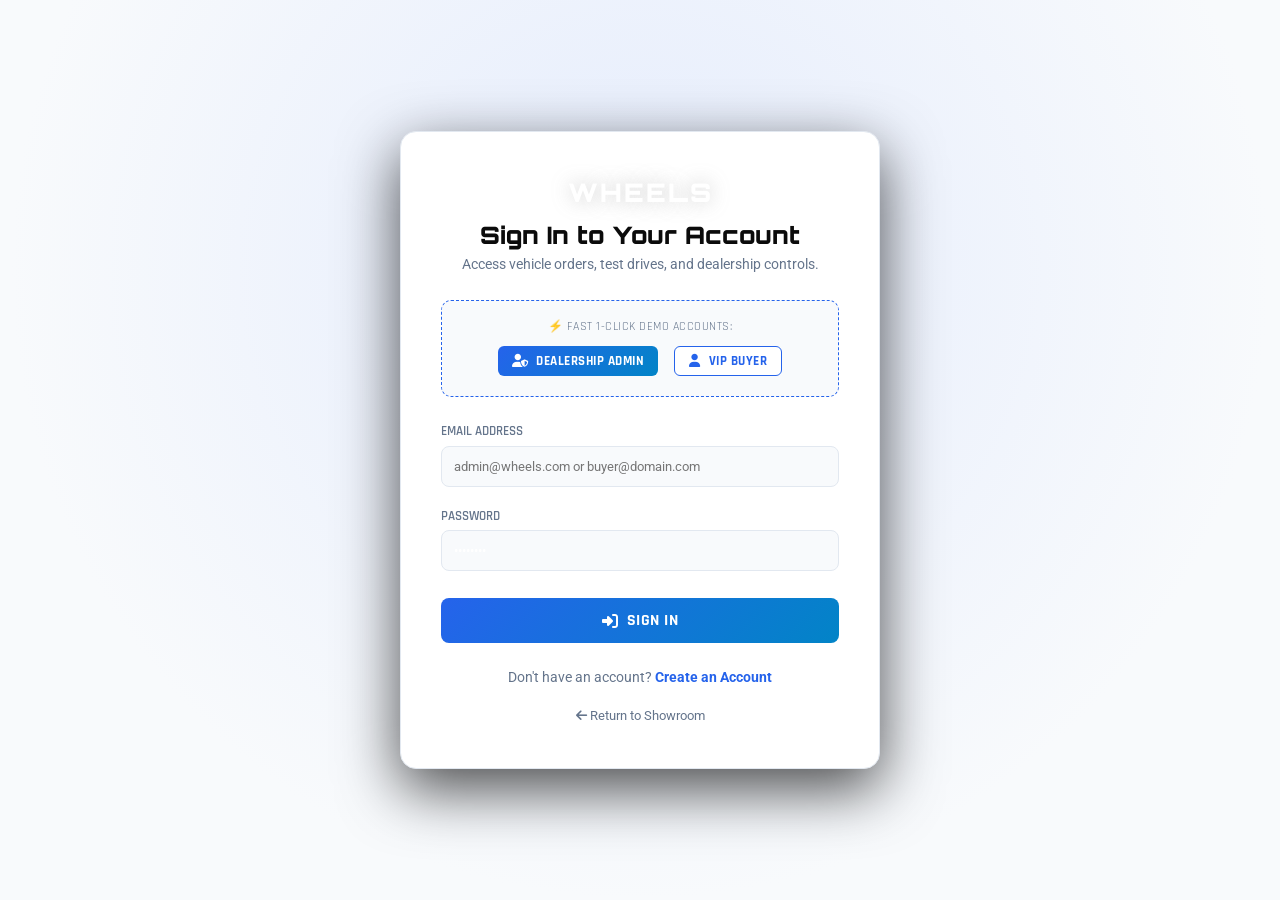
<file: login.html>
<!DOCTYPE html>
<html lang="en">
<head>
    <meta charset="UTF-8">
    <meta name="viewport" content="width=device-width, initial-scale=1.0">
    <title>Sign In - WHEELS</title>
    <link rel="stylesheet" href="css/style.css">
    <link rel="stylesheet" href="https://cdnjs.cloudflare.com/ajax/libs/font-awesome/6.4.0/css/all.min.css">
    <link rel="icon" type="image/x-icon" href="data:image/svg+xml,<svg xmlns='http://www.w3.org/2000/svg' viewBox='0 0 100 100'><text y='.9em' font-size='90'>🚗</text></svg>">
    <style>
        body {
            padding-top: 0;
            background: radial-gradient(circle at 50% 30%, rgba(37, 99, 235, 0.12) 0%, var(--primary) 70%);
            min-height: 100vh;
            display: flex;
            align-items: center;
            justify-content: center;
            padding: 2rem;
        }
        
        .login-card {
            max-width: 480px;
            width: 100%;
            background: var(--subtle);
            border: 1px solid var(--extra);
            border-radius: 16px;
            padding: 2.5rem;
            box-shadow: 0 20px 60px rgba(0, 0, 0, 0.7);
        }

        @media (max-width: 480px) {
            body {
                padding: 1rem 0.75rem;
            }
            .login-card {
                padding: 1.5rem 1rem;
            }
        }

        .quick-demo-box {
            background: var(--primary);
            border: 1px dashed var(--secondary);
            border-radius: 10px;
            padding: 1rem;
            margin-bottom: 1.5rem;
            text-align: center;
        }

        .quick-demo-btn {
            padding: 6px 14px;
            font-size: 0.8rem;
            border-radius: 6px;
            cursor: pointer;
            margin: 4px;
        }
    </style>
</head>
<body>
    <div class="login-card">
        <div style="text-align: center; margin-bottom: 1.5rem;">
            <a href="index.html" class="logo" style="font-size: 1.6rem; text-decoration: none; color: #fff; display: inline-block; margin-bottom: 0.5rem;">WHEELS</a>
            <h1 style="font-size: 1.5rem; margin: 0 0 4px;">Sign In to Your Account</h1>
            <p style="color: var(--accent); font-size: 0.85rem; margin: 0;">Access vehicle orders, test drives, and dealership controls.</p>
        </div>

        <!-- 1-Click Demo Login Shortcuts -->
        <div class="quick-demo-box">
            <span style="font-size: 0.75rem; color: var(--accent); text-transform: uppercase; font-family: var(--font-accent); letter-spacing: 0.5px; display: block; margin-bottom: 6px;">
                ⚡ Fast 1-Click Demo Accounts:
            </span>
            <div style="display: flex; justify-content: center; gap: 0.5rem;">
                <button type="button" class="btn quick-demo-btn" id="demo-admin-btn">
                    <i class="fas fa-user-shield"></i> Dealership Admin
                </button>
                <button type="button" class="btn btn-secondary quick-demo-btn" id="demo-cust-btn">
                    <i class="fas fa-user"></i> VIP Buyer
                </button>
            </div>
        </div>

        <form id="login-form" style="display: flex; flex-direction: column; gap: 1.2rem;">
            <div class="form-group">
                <label style="font-size: 0.8rem; color: var(--accent); text-transform: uppercase; font-family: var(--font-accent); margin-bottom: 4px; text-align: left; display: block;">Email Address</label>
                <input type="email" id="login-email" required placeholder="admin@wheels.com or buyer@domain.com" style="width: 100%; padding: 12px; background: var(--primary); border: 1px solid var(--extra); color: #fff; border-radius: 8px;">
            </div>

            <div class="form-group">
                <label style="font-size: 0.8rem; color: var(--accent); text-transform: uppercase; font-family: var(--font-accent); margin-bottom: 4px; text-align: left; display: block;">Password</label>
                <input type="password" id="login-password" required placeholder="••••••••" value="demo1234" style="width: 100%; padding: 12px; background: var(--primary); border: 1px solid var(--extra); color: #fff; border-radius: 8px;">
            </div>

            <button type="submit" class="btn" style="width: 100%; padding: 12px; font-size: 1rem; margin-top: 0.5rem;">
                <i class="fas fa-sign-in-alt"></i> Sign In
            </button>
        </form>

        <div style="text-align: center; margin-top: 1.5rem; font-size: 0.85rem; color: var(--accent);">
            Don't have an account? <a href="register.html" style="color: var(--secondary); font-weight: 700; text-decoration: none;">Create an Account</a>
        </div>
        <div style="text-align: center; margin-top: 0.8rem;">
            <a href="index.html" style="color: var(--accent); font-size: 0.8rem; text-decoration: none;"><i class="fas fa-arrow-left"></i> Return to Showroom</a>
        </div>
    </div>

    <!-- SCRIPTS -->
    <script src="js/car-db.js"></script>
    <script src="js/auth.js"></script>
    <script src="js/main.js"></script>
    <script>
        document.addEventListener('DOMContentLoaded', () => {
            const form = document.getElementById('login-form');
            const emailInput = document.getElementById('login-email');
            const passwordInput = document.getElementById('login-password');

            document.getElementById('demo-admin-btn').addEventListener('click', () => {
                emailInput.value = 'admin@wheels.com';
                passwordInput.value = 'admin123';
                window.authManager.loginAsDemo('admin');
                showToast('Signed in as Dealership Admin (Alex Vance)', 'success');
                setTimeout(() => window.location.href = 'dashboard.html', 600);
            });

            document.getElementById('demo-cust-btn').addEventListener('click', () => {
                emailInput.value = 'customer@wheels.com';
                passwordInput.value = 'cust123';
                window.authManager.loginAsDemo('customer');
                showToast('Signed in as VIP Buyer (Marcus Sterling)', 'success');
                setTimeout(() => window.location.href = 'dashboard.html', 600);
            });

            form.addEventListener('submit', (e) => {
                e.preventDefault();
                const user = window.authManager.login(emailInput.value, passwordInput.value);
                showToast(`Welcome back, ${user.name}!`, 'success');
                setTimeout(() => {
                    window.location.href = 'dashboard.html';
                }, 600);
            });
        });
    </script>
</body>
</html>
</file>
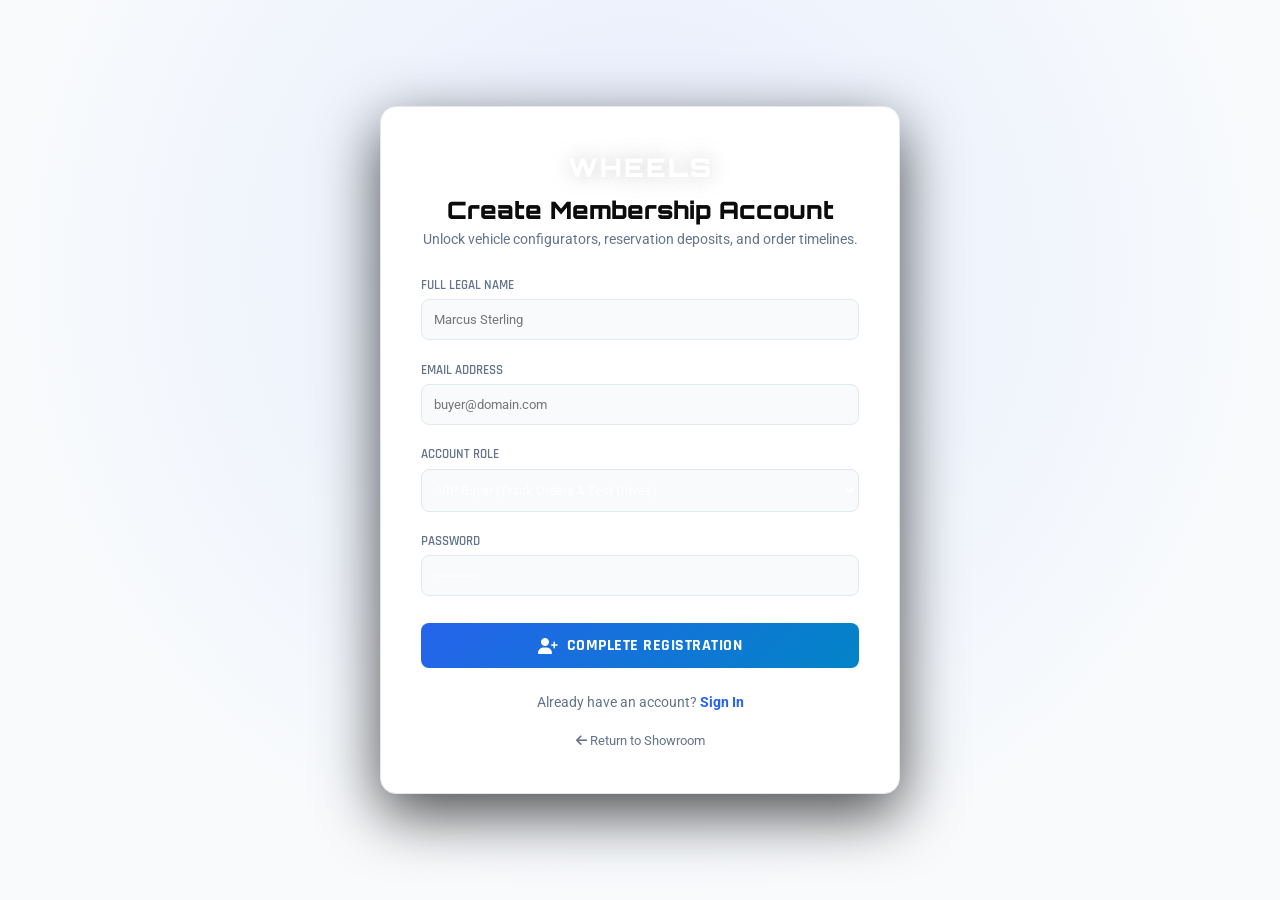
<file: register.html>
<!DOCTYPE html>
<html lang="en">
<head>
    <meta charset="UTF-8">
    <meta name="viewport" content="width=device-width, initial-scale=1.0">
    <title>Create Account - WHEELS</title>
    <link rel="stylesheet" href="css/style.css">
    <link rel="stylesheet" href="https://cdnjs.cloudflare.com/ajax/libs/font-awesome/6.4.0/css/all.min.css">
    <link rel="icon" type="image/x-icon" href="data:image/svg+xml,<svg xmlns='http://www.w3.org/2000/svg' viewBox='0 0 100 100'><text y='.9em' font-size='90'>🚗</text></svg>">
    <style>
        body {
            padding-top: 0;
            background: radial-gradient(circle at 50% 30%, rgba(37, 99, 235, 0.12) 0%, var(--primary) 70%);
            min-height: 100vh;
            display: flex;
            align-items: center;
            justify-content: center;
            padding: 2rem;
        }
        
        .register-card {
            max-width: 520px;
            width: 100%;
            background: var(--subtle);
            border: 1px solid var(--extra);
            border-radius: 16px;
            padding: 2.5rem;
            box-shadow: 0 20px 60px rgba(0, 0, 0, 0.7);
        }

        @media (max-width: 480px) {
            body {
                padding: 1rem 0.75rem;
            }
            .register-card {
                padding: 1.5rem 1rem;
            }
        }
    </style>
</head>
<body>
    <div class="register-card">
        <div style="text-align: center; margin-bottom: 1.5rem;">
            <a href="index.html" class="logo" style="font-size: 1.6rem; text-decoration: none; color: #fff; display: inline-block; margin-bottom: 0.5rem;">WHEELS</a>
            <h1 style="font-size: 1.5rem; margin: 0 0 4px;">Create Membership Account</h1>
            <p style="color: var(--accent); font-size: 0.85rem; margin: 0;">Unlock vehicle configurators, reservation deposits, and order timelines.</p>
        </div>

        <form id="register-form" style="display: flex; flex-direction: column; gap: 1.2rem;">
            <div class="form-group">
                <label style="font-size: 0.8rem; color: var(--accent); text-transform: uppercase; font-family: var(--font-accent); margin-bottom: 4px; text-align: left; display: block;">Full Legal Name</label>
                <input type="text" id="reg-name" required placeholder="Marcus Sterling" style="width: 100%; padding: 12px; background: var(--primary); border: 1px solid var(--extra); color: #fff; border-radius: 8px;">
            </div>

            <div class="form-group">
                <label style="font-size: 0.8rem; color: var(--accent); text-transform: uppercase; font-family: var(--font-accent); margin-bottom: 4px; text-align: left; display: block;">Email Address</label>
                <input type="email" id="reg-email" required placeholder="buyer@domain.com" style="width: 100%; padding: 12px; background: var(--primary); border: 1px solid var(--extra); color: #fff; border-radius: 8px;">
            </div>

            <div class="form-group">
                <label style="font-size: 0.8rem; color: var(--accent); text-transform: uppercase; font-family: var(--font-accent); margin-bottom: 4px; text-align: left; display: block;">Account Role</label>
                <select id="reg-role" style="width: 100%; padding: 12px; background: var(--primary); border: 1px solid var(--extra); color: #fff; border-radius: 8px;">
                    <option value="customer">VIP Buyer (Track Orders & Test Drives)</option>
                    <option value="admin">Dealership Staff / Admin (Manage Fleet & Orders)</option>
                </select>
            </div>

            <div class="form-group">
                <label style="font-size: 0.8rem; color: var(--accent); text-transform: uppercase; font-family: var(--font-accent); margin-bottom: 4px; text-align: left; display: block;">Password</label>
                <input type="password" id="reg-password" required placeholder="••••••••" value="password123" style="width: 100%; padding: 12px; background: var(--primary); border: 1px solid var(--extra); color: #fff; border-radius: 8px;">
            </div>

            <button type="submit" class="btn" style="width: 100%; padding: 12px; font-size: 1rem; margin-top: 0.5rem;">
                <i class="fas fa-user-plus"></i> Complete Registration
            </button>
        </form>

        <div style="text-align: center; margin-top: 1.5rem; font-size: 0.85rem; color: var(--accent);">
            Already have an account? <a href="login.html" style="color: var(--secondary); font-weight: 700; text-decoration: none;">Sign In</a>
        </div>
        <div style="text-align: center; margin-top: 0.8rem;">
            <a href="index.html" style="color: var(--accent); font-size: 0.8rem; text-decoration: none;"><i class="fas fa-arrow-left"></i> Return to Showroom</a>
        </div>
    </div>

    <!-- SCRIPTS -->
    <script src="js/car-db.js"></script>
    <script src="js/auth.js"></script>
    <script src="js/main.js"></script>
    <script>
        document.addEventListener('DOMContentLoaded', () => {
            const form = document.getElementById('register-form');
            form.addEventListener('submit', (e) => {
                e.preventDefault();
                const name = document.getElementById('reg-name').value;
                const email = document.getElementById('reg-email').value;
                const role = document.getElementById('reg-role').value;
                const password = document.getElementById('reg-password').value;

                const user = window.authManager.register(name, email, password, role);
                showToast(`Welcome to Wheels, ${user.name}!`, 'success');
                setTimeout(() => {
                    window.location.href = 'dashboard.html';
                }, 700);
            });
        });
    </script>
</body>
</html>
</file>
<file: css/style.css>
/* ============================================
   WHEELS - CAR RENTAL THEME
   ============================================ */

/* ===== GOOGLE FONTS ===== */
@import url('https://fonts.googleapis.com/css2?family=Orbitron:wght@400;500;600;700;800;900&family=Roboto:wght@300;400;500;700&family=Rajdhani:wght@300;400;500;600;700&display=swap');

/* ===== CSS VARIABLES ===== */
:root {
  --primary: #090D16;
  --secondary: #2563EB;
  --accent: #94A3B8;
  --text: #F8FAFC;
  --subtle: #111827;
  --highlight: #06B6D4;
  --extra: #1E293B;
  
  --font-heading: 'Orbitron', sans-serif;
  --font-body: 'Roboto', sans-serif;
  --font-accent: 'Rajdhani', sans-serif;
}

body.light-theme {
  --primary: #F8FAFC;
  --secondary: #2563EB;
  --accent: #64748B;
  --text: #0F172A;
  --subtle: #FFFFFF;
  --highlight: #0284C7;
  --extra: #E2E8F0;
}

body.light-theme h1,
body.light-theme h2 {
  color: #0B0B0B;
  text-shadow: none;
}

body.light-theme .footer {
  background: #F0F1F4;
}

body.light-theme .footer-section h3 {
  color: #111111;
}

body.light-theme .footer-section p,
body.light-theme .footer-section ul li,
body.light-theme .footer-section ul li a,
body.light-theme .footer-bottom {
  color: #2F2F2F;
}

body.light-theme .footer-section ul li a:hover {
  padding-left: 0;
  transform: none;
  text-shadow: none;
  color: var(--secondary);
}

/* ===== RESET & BASE STYLES ===== */
*, *::before, *::after {
  margin: 0;
  padding: 0;
  box-sizing: border-box;
}

html, body {
  width: 100%;
  max-width: 100%;
  overflow-x: hidden;
  position: relative;
}

html {
  scroll-behavior: smooth;
}

/* Global smooth transitions */
* {
  transition-timing-function: ease-in-out;
}

body {
  font-family: var(--font-body);
  color: var(--text);
  background-color: var(--primary);
  line-height: 1.6;
  padding-top: 0;
}

.container {
  width: 100%;
  max-width: 1350px;
  margin: 0 auto;
  padding: 0 1.5rem;
  box-sizing: border-box;
}

@media (max-width: 480px) {
  .container {
    padding: 0 1rem;
  }
}

/* ===== CARBON FIBER TEXTURE ===== */
.carbon-fiber {
  background-image: 
    repeating-linear-gradient(0deg, rgba(255,255,255,0.03) 0px, transparent 1px, transparent 2px, rgba(255,255,255,0.03) 3px),
    repeating-linear-gradient(90deg, rgba(255,255,255,0.03) 0px, transparent 1px, transparent 2px, rgba(255,255,255,0.03) 3px);
  background-color: var(--primary);
}

/* ===== TYPOGRAPHY ===== */
h1, h2, h3, h4, h5, h6 {
  font-family: var(--font-heading);
  font-weight: 700;
  line-height: 1.2;
  margin-bottom: 1rem;
  text-align: center;
}

h1 { font-size: clamp(2rem, 5vw, 3.5rem); font-weight: 900; text-align: center; }
h2 { font-size: clamp(1.6rem, 4vw, 2.5rem); font-weight: 700; text-align: center; }
h3 { font-size: clamp(1.3rem, 3vw, 1.8rem); font-weight: 600; text-align: center; }
h4 { font-size: 1.2rem; font-weight: 500; text-align: center; }

p {
  font-family: var(--font-body);
  font-size: 1rem;
  margin-bottom: 1rem;
  text-align: center;
}

/* ===== TOP UTILITY BAR ===== */
.top-utility-bar {
  background: #0b0f19;
  border-bottom: 1px solid rgba(255, 255, 255, 0.08);
  padding: 6px 0;
  font-size: 0.82rem;
  color: var(--accent);
  position: relative;
  z-index: 1001;
  width: 100%;
}

body.light-theme .top-utility-bar {
  background: #0f172a;
  color: #94a3b8;
}

.utility-container {
  max-width: 1400px;
  margin: 0 auto;
  padding: 0 1.5rem;
  display: flex;
  justify-content: space-between;
  align-items: center;
  flex-wrap: wrap;
  gap: 0.6rem;
  width: 100%;
}

.utility-left, .utility-right {
  display: flex;
  align-items: center;
  gap: 1rem;
  flex-wrap: wrap;
}

.utility-link {
  color: inherit;
  text-decoration: none;
  display: inline-flex;
  align-items: center;
  gap: 6px;
  transition: color 0.2s;
  cursor: pointer;
  white-space: nowrap;
}

.utility-link:hover {
  color: #38bdf8;
}

.utility-link.highlight {
  color: #38bdf8;
  font-weight: 600;
}

@media (max-width: 600px) {
  .top-utility-bar {
    padding: 4px 0;
    font-size: 0.75rem;
  }
  .utility-container {
    padding: 0 0.8rem;
    justify-content: center;
    gap: 0.4rem 0.8rem;
  }
  .utility-left, .utility-right {
    gap: 0.6rem;
    justify-content: center;
  }
}

/* ===== SITE HEADER / FIXED NAVBAR WRAPPER ===== */
.site-header {
  position: fixed;
  top: 0;
  left: 0;
  right: 0;
  width: 100%;
  z-index: 1000;
}

/* ===== NAVBAR ===== */
.navbar {
  position: relative;
  width: 100%;
  background: rgba(11, 15, 25, 0.95);
  backdrop-filter: blur(20px);
  -webkit-backdrop-filter: blur(20px);
  padding: 0.55rem 0;
  z-index: 1000;
  border-bottom: 1px solid rgba(37, 99, 235, 0.25);
  box-shadow: 0 4px 25px rgba(0, 0, 0, 0.5);
  overflow: visible;
}

body.light-theme .navbar {
  background: rgba(255, 255, 255, 0.96);
  border-bottom: 1px solid rgba(37, 99, 235, 0.2);
  box-shadow: 0 4px 20px rgba(0, 0, 0, 0.06);
}

.navbar-container {
  max-width: 1440px;
  margin: 0 auto;
  padding: 0 1.2rem;
  display: flex;
  justify-content: space-between;
  align-items: center;
  gap: 0.8rem;
  width: 100%;
  box-sizing: border-box;
}

@media (max-width: 480px) {
  .navbar-container {
    padding: 0 0.5rem;
    gap: 0.35rem;
  }
}

/* Header Center Search */
.nav-center-search {
  display: flex;
  align-items: center;
  background: rgba(255, 255, 255, 0.06);
  border: 1.5px solid var(--extra);
  border-radius: 30px;
  padding: 3px 3px 3px 12px;
  max-width: 260px;
  width: 100%;
  flex: 0 1 260px;
  transition: all 0.3s ease;
}

body.light-theme .nav-center-search {
  background: #f1f5f9;
  border: 1.5px solid #cbd5e1;
}

.nav-center-search:focus-within {
  border-color: var(--secondary);
  box-shadow: 0 0 0 3px rgba(37, 99, 235, 0.2);
  background: rgba(255, 255, 255, 0.1);
}

body.light-theme .nav-center-search:focus-within {
  background: #ffffff;
}

.nav-center-search input {
  background: transparent;
  border: none;
  color: var(--text);
  outline: none;
  font-size: 0.82rem;
  width: 100%;
  padding-left: 6px;
}

.nav-search-btn {
  background: var(--secondary);
  color: #ffffff;
  border: none;
  padding: 5px 12px;
  border-radius: 20px;
  font-size: 0.75rem;
  font-weight: 700;
  font-family: var(--font-accent);
  letter-spacing: 0.5px;
  cursor: pointer;
  transition: all 0.2s ease;
  white-space: nowrap;
}

.nav-search-btn:hover {
  background: #1d4ed8;
  transform: scale(1.02);
}

/* Sub-Navbar Bar - Sticky to viewport right below navbar */
.subnav-bar {
  position: relative;
  z-index: 998;
  background: rgba(11, 15, 25, 0.96);
  backdrop-filter: blur(15px);
  -webkit-backdrop-filter: blur(15px);
  border-bottom: 1px solid rgba(255, 255, 255, 0.08);
  padding: 6px 1rem;
  display: flex;
  justify-content: center;
  width: 100%;
  overflow-x: auto;
  -webkit-overflow-scrolling: touch;
  scrollbar-width: none;
}

.subnav-bar::-webkit-scrollbar {
  display: none;
}

body.light-theme .subnav-bar {
  background: rgba(255, 255, 255, 0.96);
  border-bottom: 1px solid #e2e8f0;
  box-shadow: 0 2px 10px rgba(0, 0, 0, 0.04);
}

.subnav-links {
  display: flex;
  list-style: none;
  gap: 1.8rem;
  margin: 0;
  padding: 0;
  flex-wrap: nowrap;
  justify-content: center;
  white-space: nowrap;
}

.subnav-links li a {
  color: var(--accent);
  text-decoration: none;
  font-size: 0.88rem;
  font-weight: 600;
  font-family: var(--font-body);
  transition: all 0.2s ease;
  padding: 4px 8px;
  display: inline-block;
  white-space: nowrap;
}

.subnav-links li a:hover, .subnav-links li a.active {
  color: var(--secondary);
}

body.light-theme .subnav-links li a {
  color: #475569;
}

body.light-theme .subnav-links li a:hover, body.light-theme .subnav-links li a.active {
  color: var(--secondary);
}

@media (max-width: 992px) {
  .subnav-bar {
    justify-content: flex-start;
    padding: 6px 0.8rem;
  }
  .subnav-links {
    justify-content: flex-start;
    gap: 1rem;
  }
}

/* ===================================================
   HERO SECTION - SPLIT LAYOUT WITH BLUE / CYBER THEME
   =================================================== */
.hero-split-section {
  padding: 155px 0 70px;
  background: radial-gradient(circle at 80% 50%, rgba(37, 99, 235, 0.12) 0%, rgba(6, 182, 212, 0.05) 40%, var(--primary) 75%);
  position: relative;
  overflow: hidden;
}

body.light-theme .hero-split-section {
  background: radial-gradient(circle at 80% 40%, rgba(37, 99, 235, 0.08) 0%, rgba(6, 182, 212, 0.04) 50%, #f8fafc 100%);
}

.hero-split-container {
  max-width: 1400px;
  margin: 0 auto;
  padding: 0 2rem;
  display: grid;
  grid-template-columns: 1.15fr 0.85fr;
  gap: 3rem;
  align-items: center;
}

.hero-text-col {
  text-align: left;
}

.hero-badge-tag {
  display: inline-flex;
  align-items: center;
  gap: 8px;
  background: rgba(37, 99, 235, 0.12);
  border: 1px solid rgba(37, 99, 235, 0.35);
  color: #38bdf8;
  padding: 6px 14px;
  border-radius: 20px;
  font-size: 0.82rem;
  font-weight: 700;
  font-family: var(--font-accent);
  letter-spacing: 0.5px;
  margin-bottom: 1.2rem;
}

body.light-theme .hero-badge-tag {
  background: rgba(37, 99, 235, 0.1);
  color: #1d4ed8;
  border-color: rgba(37, 99, 235, 0.3);
}

.hero-headline-main {
  font-family: var(--font-heading);
  font-size: 3.4rem;
  font-weight: 900;
  line-height: 1.15;
  margin-bottom: 0.8rem;
  text-align: left;
  letter-spacing: 1px;
}

.hero-headline-main span.highlight-text {
  color: var(--secondary);
  position: relative;
  display: inline-block;
  background: linear-gradient(135deg, #2563eb 0%, #06b6d4 100%);
  -webkit-background-clip: text;
  -webkit-text-fill-color: transparent;
}

.hero-sub-title {
  font-size: 1.35rem;
  font-weight: 700;
  color: var(--text);
  margin-bottom: 1rem;
  text-align: left;
}

.hero-desc-para {
  font-size: 1rem;
  color: var(--accent);
  line-height: 1.7;
  margin-bottom: 2rem;
  text-align: left;
  max-width: 600px;
}

.hero-cta-btn {
  display: inline-flex;
  align-items: center;
  gap: 10px;
  background: linear-gradient(135deg, #2563eb 0%, #1d4ed8 100%);
  color: #ffffff;
  padding: 16px 36px;
  border-radius: 35px;
  font-family: var(--font-accent);
  font-size: 1.05rem;
  font-weight: 800;
  text-transform: uppercase;
  letter-spacing: 1px;
  text-decoration: none;
  box-shadow: 0 10px 30px rgba(37, 99, 235, 0.4);
  transition: all 0.3s ease;
  border: none;
}

.hero-cta-btn:hover {
  transform: translateY(-3px) scale(1.02);
  box-shadow: 0 15px 40px rgba(37, 99, 235, 0.6);
  background: linear-gradient(135deg, #1d4ed8 0%, #0284c7 100%);
}

.hero-checklist-row {
  display: flex;
  gap: 1.5rem;
  margin-top: 2.5rem;
  padding-top: 1.5rem;
  border-top: 1px solid var(--extra);
  flex-wrap: wrap;
}

.hero-check-item {
  display: flex;
  align-items: center;
  gap: 6px;
  font-size: 0.85rem;
  color: var(--accent);
  font-family: var(--font-body);
}

.hero-check-item i {
  color: var(--highlight);
  font-size: 0.9rem;
}

/* Right Car Image Showcase */
.hero-image-col {
  position: relative;
  display: flex;
  align-items: center;
  justify-content: center;
}

.hero-car-stage {
  position: relative;
  width: 100%;
  max-width: 600px;
  filter: drop-shadow(0 25px 35px rgba(0, 0, 0, 0.5));
  animation: floatCar 4s ease-in-out infinite;
}

.hero-car-stage img {
  width: 100%;
  height: auto;
  object-fit: contain;
  border-radius: 16px;
}

@keyframes floatCar {
  0%, 100% { transform: translateY(0px); }
  50% { transform: translateY(-8px); }
}

/* Floating WhatsApp Concierge */
.floating-whatsapp-btn {
  position: fixed;
  bottom: 30px;
  right: 30px;
  width: 56px;
  height: 56px;
  border-radius: 50%;
  background: #25D366;
  color: #ffffff;
  display: flex;
  align-items: center;
  justify-content: center;
  font-size: 1.8rem;
  box-shadow: 0 10px 25px rgba(37, 211, 102, 0.4);
  z-index: 9999;
  text-decoration: none;
  transition: all 0.3s ease;
}

.floating-whatsapp-btn:hover {
  transform: scale(1.12);
  box-shadow: 0 15px 35px rgba(37, 211, 102, 0.6);
}

@media (max-width: 992px) {
  .hero-split-section {
    padding: 130px 0 50px;
  }
  .hero-split-container {
    grid-template-columns: 1fr;
    text-align: center;
  }
  .hero-text-col {
    text-align: center;
  }
  .hero-headline-main {
    font-size: 2.3rem;
    text-align: center;
  }
  .hero-sub-title, .hero-desc-para {
    text-align: center;
    margin-left: auto;
    margin-right: auto;
  }
  .hero-checklist-row {
    justify-content: center;
  }
  .nav-center-search {
    display: none;
  }
}

.logo {
  font-family: var(--font-heading);
  font-size: 1.8rem;
  font-weight: 900;
  color: var(--accent);
  text-decoration: none;
  text-transform: uppercase;
  letter-spacing: 2px;
  text-shadow: 0 0 20px rgba(192, 192, 192, 0.8);
  transition: all 0.3s ease;
  flex-shrink: 0; /* Prevent logo from shrinking */
  white-space: nowrap;
}

.logo:hover {
  color: var(--secondary);
  text-shadow: 0 0 30px rgba(220, 20, 60, 1);
  transform: scale(1.05);
}

.nav-menu {
  display: flex;
  list-style: none;
  gap: 0.4rem;
  align-items: center;
  flex-shrink: 0;
  margin: 0;
  padding: 0;
}

.nav-menu li a {
  color: var(--text);
  text-decoration: none;
  font-family: var(--font-accent);
  font-weight: 600;
  font-size: 0.9rem;
  text-transform: uppercase;
  letter-spacing: 0.5px;
  padding: 0.45rem 0.75rem;
  transition: all 0.3s ease;
  position: relative;
  white-space: nowrap;
  display: inline-block;
}

.nav-menu li a::after {
  content: '';
  position: absolute;
  bottom: -3px;
  left: 50%;
  transform: translateX(-50%);
  width: 0;
  height: 2px;
  background: var(--secondary);
  transition: width 0.3s ease;
}

.nav-menu li a:hover::after {
  width: 80%;
}

.nav-menu li a.active::after {
  display: none; /* Hide underline when active since we have background */
}

.nav-menu li a:hover {
  color: var(--secondary);
}

.nav-menu li a.active {
  background: var(--secondary);
  color: #ffffff; /* White text on red background */
  border-radius: 20px;
  padding: 0.35rem 0.85rem;
}

/* ===== DROPDOWN MENU ===== */
.nav-dropdown {
  position: relative;
}

.dropdown-toggle {
  display: flex;
  align-items: center;
  gap: 0.3rem;
}

.dropdown-toggle i {
  font-size: 0.7rem;
  transition: transform 0.3s ease;
}

.nav-dropdown:hover .dropdown-toggle i {
  transform: rotate(180deg);
}

.dropdown-menu {
  position: absolute;
  top: 100%;
  left: 0;
  background: var(--primary);
  border: 2px solid var(--secondary);
  border-radius: 10px;
  list-style: none;
  padding: 0.5rem 0;
  margin: 0.5rem 0 0 0;
  min-width: 180px;
  opacity: 0;
  visibility: hidden;
  transform: translateY(-10px);
  transition: all 0.3s ease;
  z-index: 1000;
  box-shadow: 0 10px 30px rgba(220, 20, 60, 0.3);
}

.nav-dropdown:hover .dropdown-menu {
  opacity: 1;
  visibility: visible;
  transform: translateY(0);
}

.dropdown-menu li {
  margin: 0;
}

.dropdown-menu li a {
  display: block;
  padding: 0.8rem 1.5rem;
  color: var(--text);
  text-decoration: none;
  font-family: var(--font-accent);
  font-weight: 600;
  font-size: 0.9rem;
  text-transform: uppercase;
  letter-spacing: 1px;
  transition: all 0.3s ease;
  border-radius: 0;
}

.dropdown-menu li a:hover {
  background: var(--secondary);
  color: var(--text);
  padding-left: 2rem;
}

.dropdown-menu li a.active {
  background: var(--secondary);
  color: var(--text);
  border-radius: 0;
  padding: 0.8rem 1.5rem;
}

.nav-icons {
  display: flex;
  gap: 0.8rem;
  align-items: center;
  flex-shrink: 0; /* Prevent icons from shrinking */
}

.theme-toggle {
  background: transparent;
  border: 1px solid var(--extra);
  color: var(--text);
  width: 40px;
  height: 40px;
  border-radius: 50%;
  cursor: pointer;
  display: inline-flex;
  align-items: center;
  justify-content: center;
  font-size: 1rem;
  transition: all 0.3s ease;
}

.theme-toggle:hover {
  color: var(--secondary);
  border-color: var(--secondary);
  transform: scale(1.05);
}

.nav-icons a {
  color: var(--accent);
  font-size: 1.3rem;
  transition: all 0.3s ease;
}

.nav-icons a:hover {
  color: var(--secondary);
  transform: scale(1.2);
}

.mobile-menu-toggle {
  display: none;
  background: rgba(255, 255, 255, 0.08);
  border: 1px solid var(--extra);
  color: var(--text);
  font-size: 1.3rem;
  cursor: pointer;
  flex-shrink: 0;
  padding: 0;
  width: 38px;
  height: 38px;
  border-radius: 8px;
  align-items: center;
  justify-content: center;
  transition: all 0.2s ease;
}

body.light-theme .mobile-menu-toggle {
  background: #f1f5f9;
  border: 1px solid #cbd5e1;
  color: #0f172a;
}

.mobile-menu-toggle:hover {
  border-color: var(--secondary);
  color: var(--secondary);
}

/* ===== BUTTONS ===== */
.btn {
  display: inline-flex;
  align-items: center;
  justify-content: center;
  padding: 12px 28px;
  font-family: var(--font-accent);
  font-weight: 700;
  font-size: 0.95rem;
  text-transform: uppercase;
  text-decoration: none;
  border: none;
  cursor: pointer;
  transition: all 0.3s ease;
  position: relative;
  overflow: hidden;
  border-radius: 8px;
  background: linear-gradient(135deg, var(--secondary) 0%, var(--highlight) 100%);
  color: #ffffff;
  letter-spacing: 0.5px;
  text-align: center;
  gap: 8px;
}

.btn::before {
  content: '';
  position: absolute;
  top: 0;
  left: -100%;
  width: 100%;
  height: 100%;
  background: linear-gradient(90deg, transparent, rgba(255,255,255,0.2), transparent);
  transition: left 0.5s ease;
}

.btn:hover::before {
  left: 100%;
}

.btn:hover {
  background: linear-gradient(135deg, #1d4ed8 0%, #0284c7 100%);
  color: #ffffff;
  box-shadow: 0 6px 20px rgba(37, 99, 235, 0.4);
  transform: translateY(-2px);
}

.btn-secondary {
  background: transparent;
  border: 1.5px solid var(--secondary);
  color: var(--secondary);
}

body.light-theme .btn-secondary {
  background: #ffffff;
  border: 1.5px solid var(--secondary);
  color: var(--secondary);
}

.btn-secondary:hover {
  background: var(--secondary);
  color: #ffffff !important;
  transform: translateY(-2px);
  box-shadow: 0 6px 20px rgba(37, 99, 235, 0.3);
}

/* Ensure btn-secondary hover overrides btn hover for buttons with both classes */
.btn.btn-secondary:hover {
  background: var(--secondary) !important;
  color: #ffffff !important;
}

/* ===== CARDS ===== */
.card {
  background-color: var(--subtle);
  border: 1px solid var(--extra);
  border-radius: 14px;
  padding: 2rem;
  box-shadow: 0 10px 30px rgba(0, 0, 0, 0.3);
  transition: all 0.3s ease;
  position: relative;
  display: flex;
  flex-direction: column;
}

body.light-theme .card {
  background-color: #ffffff;
  border: 1px solid #e2e8f0;
  box-shadow: 0 4px 20px rgba(0, 0, 0, 0.05);
}

.card:hover {
  transform: translateY(-5px);
  border-color: var(--secondary);
  box-shadow: 0 15px 35px rgba(37, 99, 235, 0.2);
}

/* Service card button alignment */
.service-card .btn {
  margin-top: auto;
  align-self: center;
  width: auto;
  min-width: 150px;
  display: inline-block;
}

.card p,
.card h3,
.card h4 {
  text-align: center;
  width: 100%;
}

.card::before {
  content: '';
  position: absolute;
  top: 0;
  left: 0;
  right: 0;
  height: 4px;
  background: var(--secondary);
  transform: scaleX(0);
  transition: transform 0.3s ease;
}

.card:hover::before {
  transform: scaleX(1);
}

.card:hover {
  border-color: var(--accent);
  transform: translateY(-10px) scale(1.02);
  box-shadow: 0 10px 40px rgba(220, 20, 60, 0.5);
  background-color: var(--subtle);
}

/* Card icon hover effect */
.card:hover i {
  transform: scale(1.2) rotate(5deg);
  color: var(--secondary);
  transition: all 0.3s ease;
}

.card i {
  transition: all 0.3s ease;
}

/* Card text hover effect */
.card:hover h3 {
  color: var(--secondary);
  transition: color 0.3s ease;
}

.card:hover p {
  color: var(--accent);
  transition: color 0.3s ease;
}

/* ===== HERO SECTION ===== */
.hero {
  position: relative;
  height: 100vh;
  min-height: 600px;
  display: flex;
  align-items: center;
  justify-content: center;
  overflow: hidden;
  margin-top: 0; /* No margin needed as navbar is fixed */
}

.hero-video {
  position: absolute;
  top: 50%;
  left: 50%;
  transform: translate(-50%, -50%);
  min-width: 100%;
  min-height: 100%;
  width: auto;
  height: auto;
  z-index: -2;
  object-fit: cover;
}

.hero-overlay {
  position: absolute;
  top: 0;
  left: 0;
  width: 100%;
  height: 100%;
  background: linear-gradient(135deg, rgba(13, 13, 13, 0.85) 0%, rgba(220, 20, 60, 0.3) 100%);
  z-index: -1;
}

.hero-content {
  max-width: 1200px;
  margin: 0 auto;
  padding: 0 2rem;
  text-align: center;
  z-index: 1;
  position: relative;
  width: 100%;
  box-sizing: border-box;
}

.hero-content h1 {
  font-size: 4rem;
  margin-bottom: 1.5rem;
  text-shadow: 0 0 30px rgba(220, 20, 60, 0.8);
  animation: fadeInUp 1s ease;
  transition: all 0.3s ease;
}

.hero-content:hover h1 {
  transform: scale(1.05);
  text-shadow: 0 0 40px rgba(220, 20, 60, 1);
  color: var(--secondary);
}

/* Additional hover effects for form elements */
.booking-form:hover {
  transform: scale(1.01);
  transition: all 0.3s ease;
}

.booking-form {
  transition: all 0.3s ease;
}

.booking-widget {
  background: rgba(13, 13, 13, 0.95);
  border: 2px solid var(--secondary);
  padding: 2.5rem;
  margin-top: 3rem;
  clip-path: polygon(3% 0%, 100% 0%, 97% 100%, 0% 100%);
  box-shadow: 0 10px 50px rgba(220, 20, 60, 0.4);
  width: 100%;
  max-width: 100%;
  box-sizing: border-box;
  transition: all 0.3s ease;
}

.booking-widget:hover {
  box-shadow: 0 15px 60px rgba(220, 20, 60, 0.6);
  border-color: var(--highlight);
  transform: translateY(-5px);
}

.booking-form {
  display: grid;
  grid-template-columns: repeat(auto-fit, minmax(200px, 1fr));
  gap: 1.5rem;
  margin-bottom: 1.5rem;
}

.form-group {
  display: flex;
  flex-direction: column;
}

.form-group label {
  font-family: var(--font-accent);
  font-weight: 600;
  margin-bottom: 0.5rem;
  color: var(--accent);
  font-size: 0.9rem;
  text-transform: uppercase;
}

.form-group input,
.form-group select {
  padding: 12px;
  background: var(--subtle);
  border: 1px solid var(--extra);
  color: var(--text);
  font-family: var(--font-body);
  transition: all 0.3s ease;
}

.form-group input:hover,
.form-group select:hover {
  border-color: var(--accent);
  background: var(--extra);
  transition: all 0.3s ease;
}

.form-group input:focus,
.form-group select:focus {
  outline: none;
  border-color: var(--secondary);
  box-shadow: 0 0 15px rgba(220, 20, 60, 0.5);
  transform: scale(1.02);
  transition: all 0.3s ease;
}

.form-group label:hover {
  color: var(--secondary);
  transition: color 0.3s ease;
}

.trust-badges {
  display: flex;
  justify-content: center;
  gap: 3rem;
  margin-top: 2rem;
  flex-wrap: wrap;
}

.trust-badge {
  display: flex;
  align-items: center;
  gap: 0.5rem;
  color: var(--accent);
  font-size: 0.9rem;
  transition: all 0.3s ease;
  padding: 0.5rem 1rem;
  border-radius: 20px;
}

.trust-badge:hover {
  background: rgba(220, 20, 60, 0.2);
  color: var(--secondary);
  transform: translateY(-5px) scale(1.1);
  box-shadow: 0 5px 15px rgba(220, 20, 60, 0.4);
}

.trust-badge:hover i {
  transform: rotate(360deg) scale(1.3);
  color: var(--secondary);
}

.trust-badge i {
  transition: all 0.5s ease;
}

/* ===== SECTIONS ===== */
.section {
  padding: 5rem 2rem;
  max-width: 1400px;
  margin: 0 auto;
  width: 100%;
  box-sizing: border-box;
}

.section-title {
  text-align: center;
  margin-bottom: 3rem;
  width: 100%;
}

.section-title h2 {
  position: relative;
  display: inline-block;
  padding-bottom: 1rem;
  margin: 0 auto;
}

.section-title h2::after {
  content: '';
  position: absolute;
  bottom: 0;
  left: 50%;
  transform: translateX(-50%);
  width: 100px;
  height: 3px;
  background: linear-gradient(90deg, transparent, var(--secondary), transparent);
  transition: all 0.3s ease;
}

.section-title:hover h2 {
  color: var(--secondary);
  transform: scale(1.05);
  transition: all 0.3s ease;
}

.section-title h2 {
  transition: all 0.3s ease;
}

.section-title:hover h2::after {
  width: 150px;
  height: 4px;
  box-shadow: 0 0 10px rgba(220, 20, 60, 0.6);
}

/* ===== GRID LAYOUTS ===== */
.grid {
  display: grid;
  gap: 2rem;
  align-items: start; /* Align items to start for consistent alignment */
  justify-items: stretch; /* Stretch items to fill grid cells */
}

/* Center grid items content */
.grid > * {
  width: 100%;
  max-width: 100%;
}

.grid-2 { grid-template-columns: repeat(auto-fit, minmax(300px, 1fr)); }
.grid-3 { grid-template-columns: repeat(auto-fit, minmax(280px, 1fr)); }
.grid-4 { grid-template-columns: repeat(auto-fit, minmax(250px, 1fr)); }

/* ===== CAR CARDS ===== */
.car-card {
  background: var(--primary);
  border-top: 4px solid var(--secondary);
  border: 1px solid var(--extra);
  overflow: hidden;
  transition: all 0.3s ease;
  clip-path: polygon(3% 0%, 100% 0%, 97% 100%, 0% 100%);
  display: flex;
  flex-direction: column;
  height: 100%;
}

.car-card-image {
  position: relative;
  width: 100%;
  height: 250px;
  overflow: hidden;
}

.car-card-image img {
  width: 100%;
  height: 100%;
  object-fit: cover;
  transition: all 0.5s ease;
}

.car-card:hover .car-card-image img {
  transform: scale(1.1) rotate(2deg);
  filter: brightness(1.2) contrast(1.1);
}

.car-card-image::after {
  content: '';
  position: absolute;
  top: 0;
  left: 0;
  width: 100%;
  height: 100%;
  background: rgba(220, 20, 60, 0.2);
  opacity: 0;
  transition: opacity 0.3s ease;
}

.car-card:hover .car-card-image::after {
  opacity: 1;
}

/* Enhanced car card hover effects */
.car-card:hover {
  transform: translateY(-15px) scale(1.03);
  box-shadow: 0 15px 50px rgba(220, 20, 60, 0.6);
  border-color: var(--secondary);
}

.car-card:hover .car-card-title {
  color: var(--secondary);
  transform: scale(1.05);
  transition: all 0.3s ease;
}

.car-card-title {
  transition: all 0.3s ease;
}

.car-card:hover .car-card-price {
  color: var(--highlight);
  transform: scale(1.1);
  transition: all 0.3s ease;
}

.car-card-price {
  transition: all 0.3s ease;
}

.car-card:hover .car-card-category {
  background: var(--highlight);
  transform: scale(1.1);
  transition: all 0.3s ease;
}

.car-card-category {
  transition: all 0.3s ease;
}

.car-card:hover .car-card-features span {
  color: var(--text);
  transform: translateY(-2px);
  transition: all 0.3s ease;
}

.car-card-features span {
  transition: all 0.3s ease;
}

.car-card:hover .car-card-features i {
  color: var(--secondary);
  transform: scale(1.2);
  transition: all 0.3s ease;
}

.car-card-content {
  padding: 1.5rem;
  display: flex;
  flex-direction: column;
  flex-grow: 1;
  text-align: center; /* Center all text in car cards */
  align-items: center; /* Center card content */
}

.car-card-title {
  font-family: var(--font-heading);
  font-size: 1.5rem;
  margin-bottom: 0.5rem;
  color: var(--text);
  text-align: center;
  width: 100%;
  min-height: 3.6rem;
  line-height: 1.2;
}

.car-card-category {
  display: inline-block;
  background: var(--secondary);
  color: var(--text);
  padding: 0.3rem 0.8rem;
  font-size: 0.8rem;
  font-weight: 600;
  margin-bottom: 1rem;
  clip-path: polygon(10% 0%, 100% 0%, 90% 100%, 0% 100%);
  text-align: center;
  min-height: 1.4rem;
}

.car-card-price {
  font-family: var(--font-heading);
  font-size: 2rem;
  color: var(--secondary);
  margin-bottom: 1rem;
  text-align: center;
  width: 100%;
}

.car-card-features {
  display: flex;
  justify-content: center;
  align-items: center;
  gap: 1rem;
  margin-bottom: 1.5rem;
  color: var(--accent);
  flex-wrap: wrap;
  width: 100%;
  min-height: 2.6rem;
}

.car-card-features span {
  text-align: center;
}

.car-card-actions {
  display: flex;
  gap: 1rem;
  margin-top: auto; /* Push actions to bottom */
  width: 100%;
  justify-content: center; /* Center buttons */
  align-items: stretch; /* Align buttons in straight line - same height */
  flex-wrap: nowrap; /* Keep buttons in one line */
}

.car-card-actions .btn {
  flex: 1;
  padding: 10px 20px;
  font-size: 0.9rem;
  text-align: center;
  min-width: 0; /* Allow buttons to shrink if needed */
  display: flex;
  align-items: center;
  justify-content: center;
  height: auto;
  transition: all 0.3s ease;
}

.car-card:hover .car-card-actions .btn {
  box-shadow: 0 5px 20px rgba(220, 20, 60, 0.5);
}

.car-card:hover .car-card-actions .btn:hover {
  transform: translateY(-2px) scale(1.05);
  z-index: 10;
}

/* ===== FOOTER ===== */
.footer {
  background: var(--primary);
  border-top: 2px solid var(--secondary);
  padding: 4rem 2rem 2rem;
  margin-top: 5rem;
}

.footer-content {
  max-width: 1400px;
  margin: 0 auto;
  display: grid;
  grid-template-columns: repeat(auto-fit, minmax(250px, 1fr));
  gap: 3rem;
  margin-bottom: 2rem;
  width: 100%;
  box-sizing: border-box;
}

.footer-section h3 {
  font-family: var(--font-heading);
  color: var(--secondary);
  margin-bottom: 1.5rem;
  font-size: 1.3rem;
  transition: all 0.3s ease;
  text-align: center;
}

.footer-section:hover h3 {
  color: var(--highlight);
  transform: scale(1.05);
  text-shadow: 0 0 10px rgba(220, 20, 60, 0.5);
}

.footer-section ul {
  list-style: none;
  text-align: center;
}

.footer-section ul li {
  margin-bottom: 0.8rem;
  text-align: center;
}

.footer-section ul li a {
  color: var(--accent);
  text-decoration: none;
  transition: all 0.3s ease;
  font-family: var(--font-body);
  text-align: center;
}

.footer-section ul li a:hover {
  color: var(--secondary);
  padding-left: 10px;
  transform: translateX(5px);
  text-shadow: 0 0 10px rgba(220, 20, 60, 0.5);
  transition: all 0.3s ease;
}

.footer-section ul li a {
  transition: all 0.3s ease;
  display: inline-block;
}

.footer-social {
  display: flex;
  gap: 1rem;
  margin-top: 1rem;
  justify-content: center;
}

.footer-social a {
  width: 40px;
  height: 40px;
  display: flex;
  align-items: center;
  justify-content: center;
  background: var(--subtle);
  color: var(--accent);
  border-radius: 50%;
  transition: all 0.3s ease;
  font-size: 1.2rem;
}

.footer-social a:hover {
  background: var(--subtle);
  color: var(--secondary);
  transform: scale(1.1) rotate(5deg);
  box-shadow: 0 0 10px rgba(220, 20, 60, 0.5);
}

.footer-bottom {
  max-width: 1400px;
  margin: 0 auto;
  padding-top: 2rem;
  border-top: 1px solid var(--extra);
  text-align: center;
  color: var(--accent);
  font-size: 0.9rem;
  width: 100%;
  box-sizing: border-box;
}

/* ===== BACK TO TOP BUTTON ===== */
.back-to-top {
  position: fixed;
  bottom: 30px;
  right: 30px;
  width: 50px;
  height: 50px;
  background: var(--secondary);
  color: var(--text);
  border: none;
  border-radius: 50%;
  cursor: pointer;
  display: none;
  align-items: center;
  justify-content: center;
  font-size: 1.5rem;
  z-index: 999;
  transition: all 0.3s ease;
  clip-path: polygon(30% 0%, 70% 0%, 100% 50%, 70% 100%, 30% 100%, 0% 50%);
}

.back-to-top:hover {
  background: var(--accent);
  transform: translateY(-5px);
  box-shadow: 0 5px 20px rgba(220, 20, 60, 0.6);
}

.back-to-top.show {
  display: flex;
}

/* ===== ANIMATIONS ===== */
@keyframes fadeInUp {
  from {
    opacity: 0;
    transform: translateY(30px);
  }
  to {
    opacity: 1;
    transform: translateY(0);
  }
}

@keyframes pulse {
  0%, 100% {
    transform: scale(1);
  }
  50% {
    transform: scale(1.05);
  }
}

.fade-in-up {
  animation: fadeInUp 0.8s ease;
}

/* Smooth transitions for all interactive elements */
a, button, input, select, .card, .car-card, .btn {
  transition: all 0.3s ease;
}

/* Image hover effects */
img {
  transition: all 0.3s ease;
}

img:hover {
  filter: brightness(1.1);
}

/* ===== RESPONSIVE DESIGN ===== */
@media (max-width: 1024px) {
  /* First section after navbar needs extra top padding on tablet/laptop */
  .section:first-of-type {
    padding-top: 5rem;
  }
  
  .nav-menu {
    position: fixed;
    top: 56px;
    left: -100%;
    width: 100%;
    height: calc(100vh - 56px);
    background: var(--primary);
    flex-direction: column;
    padding: 2rem 1.5rem;
    transition: left 0.3s ease;
    border-top: 2px solid var(--secondary);
    overflow-y: auto;
    z-index: 999;
    align-items: flex-start;
    gap: 0.5rem;
  }

  body.light-theme .nav-menu {
    background: #ffffff;
    box-shadow: 0 10px 30px rgba(0, 0, 0, 0.1);
  }

  .nav-menu.active {
    left: 0;
  }

  /* Hide hero subtitle on mobile/tablet */
  .hero-subtitle {
    display: none;
  }

  /* Dropdown menu styles for mobile */
  .nav-dropdown {
    width: 100%;
  }

  .dropdown-menu {
    position: static;
    opacity: 1;
    visibility: visible;
    transform: none;
    display: none;
    width: 100%;
    margin: 0.5rem 0 0 1rem;
    border: none;
    border-left: 2px solid var(--secondary);
    border-radius: 0;
    box-shadow: none;
    background: transparent;
  }

  .nav-dropdown:hover .dropdown-menu,
  .nav-dropdown.active .dropdown-menu {
    display: block;
  }

  .dropdown-menu li a {
    padding: 0.6rem 1rem;
    font-size: 0.9rem;
  }

  .dropdown-toggle {
    width: 100%;
    justify-content: space-between;
  }

  .mobile-menu-toggle {
    display: flex !important;
    align-items: center;
    justify-content: center;
    order: 99;
    flex-shrink: 0;
    margin-left: 4px;
    z-index: 1002;
  }

  h1 { font-size: 2.5rem; }
  h2 { font-size: 2rem; }
  
  .hero-content h1 {
    font-size: 3rem;
  }

  .hero {
    overflow-y: auto;
    align-items: flex-start;
    padding-top: 8rem;
  }

  .hero-content {
    padding: 0 1rem;
    margin-top: 1rem;
  }

  .booking-form {
    grid-template-columns: 1fr;
    gap: 1rem;
  }

  .form-group {
    width: 100%;
    display: flex !important;
    flex-direction: column;
    visibility: visible !important;
    opacity: 1 !important;
    min-height: auto;
  }

  .form-group:first-child {
    display: flex !important;
    visibility: visible !important;
    opacity: 1 !important;
  }

  .form-group label,
  .form-group select,
  .form-group input {
    width: 100% !important;
    visibility: visible !important;
    opacity: 1 !important;
    display: block !important;
    min-height: auto;
  }

  #pickup-location {
    display: block !important;
    visibility: visible !important;
    opacity: 1 !important;
    width: 100% !important;
  }

  .booking-widget {
    margin-top: 1rem;
    padding: 1.5rem;
    overflow: visible;
    max-height: none;
  }

  .stat-icon {
    margin: 0 auto 1rem;
  }
}

@media (max-width: 768px) {
  .section {
    padding: 3rem 1rem;
  }
  
  /* First section after navbar needs extra top padding */
  .section:first-of-type {
    padding-top: 6rem;
  }

  .hero {
    min-height: auto;
    height: auto;
    padding: 2rem 0;
    overflow-y: visible;
    align-items: flex-start;
  }

  .hero-content {
    padding: 0 1rem;
    margin-top: 1rem;
  }

  .hero-content h1 {
    font-size: 2rem;
  }

  .booking-widget {
    padding: 1.5rem;
    margin-top: 1rem;
    overflow: visible;
    width: 100%;
    max-width: 100%;
  }

  .booking-form {
    grid-template-columns: 1fr;
    gap: 1rem;
    width: 100%;
  }

  .form-group {
    width: 100% !important;
    display: flex !important;
    flex-direction: column;
    visibility: visible !important;
    opacity: 1 !important;
    margin-bottom: 0;
    min-height: auto;
  }

  .form-group:first-child {
    display: flex !important;
    visibility: visible !important;
    opacity: 1 !important;
  }

  .form-group label {
    display: block !important;
    visibility: visible !important;
    opacity: 1 !important;
    width: 100% !important;
    margin-bottom: 0.5rem;
  }

  .form-group select,
  .form-group input {
    width: 100% !important;
    visibility: visible !important;
    opacity: 1 !important;
    display: block !important;
    box-sizing: border-box;
    min-height: auto;
  }

  #pickup-location {
    display: block !important;
    visibility: visible !important;
    opacity: 1 !important;
    width: 100% !important;
  }

  .trust-badges {
    flex-direction: column;
    gap: 1rem;
  }

  .grid-2,
  .grid-3,
  .grid-4 {
    grid-template-columns: 1fr;
  }
}

@media (max-width: 480px) {
  .navbar-container {
    padding: 0 0.5rem;
    gap: 0.25rem;
    flex-wrap: nowrap;
  }

  .logo {
    font-size: 1.25rem;
    letter-spacing: 1px;
    flex-shrink: 0;
  }

  .nav-icons {
    gap: 0.3rem;
    margin-left: auto;
    flex-shrink: 1;
  }

  .nav-badge-link,
  .theme-toggle {
    width: 32px;
    height: 32px;
    font-size: 0.8rem;
  }

  .nav-user-btn {
    padding: 3px 6px;
    gap: 0.3rem;
  }

  .nav-user-btn .nav-user-name,
  .nav-user-btn .badge-role,
  .nav-user-btn i.fa-chevron-down {
    display: none;
  }

  .nav-location-pill {
    padding: 4px 7px;
    font-size: 0.72rem;
  }

  .mobile-menu-toggle {
    display: flex !important;
    align-items: center;
    justify-content: center;
    width: 32px;
    height: 32px;
    font-size: 1.1rem;
    flex-shrink: 0;
    margin-left: 2px;
  }

  .hero-content h1 {
    font-size: 1.8rem;
  }

  .btn {
    padding: 10px 22px;
    font-size: 0.85rem;
  }
}

@media (max-width: 370px) {
  .nav-location-pill {
    display: none; /* City is in top utility bar, hide pill on <=360px so all icons and hamburger fit with room to spare */
  }

  .navbar-container {
    padding: 0 0.35rem;
    gap: 0.2rem;
  }

  .nav-icons {
    gap: 0.25rem;
  }
}

/* ===== PARTNERS SECTION ===== */
.partners-container {
  display: flex;
  justify-content: center;
  align-items: center;
  flex-wrap: wrap;
  gap: 3rem;
  opacity: 0.7;
  width: 100%;
  transition: opacity 0.3s ease;
}

.partners-container:hover {
  opacity: 1;
}

.partner-brand {
  font-size: 2rem;
  font-weight: bold;
  color: var(--accent);
  white-space: nowrap;
  transition: all 0.3s ease;
  padding: 0.5rem 1rem;
  cursor: pointer;
}

.partner-brand:hover {
  color: var(--secondary);
  transform: translateY(-10px) scale(1.15);
  text-shadow: 0 0 20px rgba(220, 20, 60, 0.8);
  background: rgba(220, 20, 60, 0.1);
  border-radius: 10px;
  padding: 0.5rem 1.5rem;
}

/* ===== TESTIMONIALS ===== */
.card .fas.fa-star {
  display: inline-block;
  transition: all 0.3s ease;
}

.card:hover .fas.fa-star {
  transform: scale(1.2) rotate(15deg);
  color: #FFD700;
  text-shadow: 0 0 10px rgba(255, 215, 0, 0.8);
}

/* Testimonial card specific hover */
.card:hover div[style*="width: 50px"] {
  transform: scale(1.1) rotate(5deg);
  box-shadow: 0 5px 15px rgba(220, 20, 60, 0.5);
  transition: all 0.3s ease;
}

.card div[style*="width: 50px"] {
  transition: all 0.3s ease;
}

.card div[style*="color: #FFD700"] {
  text-align: center;
  display: flex;
  justify-content: center;
  width: 100%;
}

.card div[style*="margin-top: 1.5rem"] {
  display: flex;
  justify-content: center;
  align-items: center;
  flex-direction: column;
  text-align: center;
  width: 100%;
}

.card div[style*="margin-top: 1.5rem"] > div {
  text-align: center;
}

.card div[style*="margin-top: 1.5rem"] strong {
  display: block;
  text-align: center;
  width: 100%;
}

/* ===== UTILITY CLASSES ===== */
.text-center { 
  text-align: center; 
  width: 100%;
}

/* Center all card content */
.card > * {
  text-align: center;
}

.card strong {
  text-align: center;
  display: block;
  width: 100%;
}

.card i {
  display: block;
  margin: 0 auto;
  transition: all 0.3s ease;
}

/* Center list items within cards only */
.card ul li,
.card li {
  text-align: center;
}

/* Center span elements in cards */
.card span,
.car-card-content span {
  text-align: center;
}

/* Ensure all buttons in cards are aligned */
.card .btn {
  align-self: center;
  margin: 0 auto;
  display: inline-block;
}

/* Center special offer cards content */
.card[style*="background: linear-gradient"] {
  text-align: center;
  display: flex;
  flex-direction: column;
  align-items: center;
}

.card[style*="background: linear-gradient"] h3,
.card[style*="background: linear-gradient"] p {
  text-align: center;
  width: 100%;
}

.mt-1 { margin-top: 1rem; }
.mt-2 { margin-top: 2rem; }
.mt-3 { margin-top: 3rem; }
.mb-1 { margin-bottom: 1rem; }
.mb-2 { margin-bottom: 2rem; }
.mb-3 { margin-bottom: 3rem; }

/* ===== CONTACT PAGE ALIGNMENT ===== */
.contact-wrapper {
    display: grid;
    align-items: start;
    width: 100%;
}

.contact-form-container,
.contact-info-container {
    width: 100%;
    display: flex;
    flex-direction: column;
}

.contact-form-box {
    width: 100%;
    box-sizing: border-box;
}

.contact-form {
    width: 100%;
}

.contact-form .form-group {
    width: 100%;
    box-sizing: border-box;
}

.contact-form .form-group input,
.contact-form .form-group textarea,
.contact-form .form-group select {
    width: 100%;
    box-sizing: border-box;
}

.contact-info-grid {
    width: 100%;
    display: grid;
    grid-template-columns: 1fr;
    gap: 1.5rem;
}

.contact-info-box {
    width: 100%;
    box-sizing: border-box;
    display: flex;
    flex-direction: column;
    align-items: center;
    text-align: center;
}

.contact-info-box h3,
.contact-info-box p,
.contact-info-box a {
    width: 100%;
    text-align: center;
}

.map-container {
    width: 100%;
    box-sizing: border-box;
}

.map-container iframe {
    width: 100%;
    display: block;
}

/* Ensure all form elements align properly */
.contact-form-box .form-group label {
    display: block;
    width: 100%;
    text-align: left;
}

.contact-form-box .form-group input,
.contact-form-box .form-group textarea,
.contact-form-box .form-group select {
    display: block;
    width: 100%;
}

/* Ensure contact info boxes have equal heights and alignment */
@media (min-width: 1025px) {
    .contact-info-grid {
        grid-template-columns: 1fr;
    }
    
    .contact-info-box {
        min-height: auto;
    }
}

/* Ensure proper alignment on all screen sizes */
@media (max-width: 1024px) {
    .contact-wrapper {
        grid-template-columns: 1fr;
    }
    
    .contact-form-box,
    .contact-info-grid {
        width: 100%;
        max-width: 100%;
    }
}

/* ===================================================
   WHEELS - VEHICLE SALES & WORKFLOW STYLES
   =================================================== */

/* Nav Icons & Auth Pill */
.nav-icons {
    display: flex;
    align-items: center;
    gap: 0.5rem;
    flex-shrink: 0;
}

.nav-badge-link {
    position: relative;
    background: var(--subtle);
    border: 1px solid var(--extra);
    color: var(--text);
    width: 36px;
    height: 36px;
    border-radius: 50%;
    display: inline-flex;
    align-items: center;
    justify-content: center;
    font-size: 0.88rem;
    cursor: pointer;
    text-decoration: none;
    transition: all 0.3s ease;
    flex-shrink: 0;
}

body.light-theme .nav-badge-link {
    background: #f8fafc;
    border-color: #cbd5e1;
    color: #0f172a;
}

.nav-badge-link:hover {
    border-color: var(--secondary);
    color: var(--secondary);
    transform: translateY(-2px);
}

.nav-badge-count {
    position: absolute;
    top: -4px;
    right: -4px;
    background: var(--secondary);
    color: #fff;
    font-size: 0.65rem;
    font-weight: 700;
    width: 17px;
    height: 17px;
    border-radius: 50%;
    display: flex;
    align-items: center;
    justify-content: center;
}

.nav-user-dropdown {
    position: relative;
    flex-shrink: 0;
}

.nav-user-btn {
    display: flex;
    align-items: center;
    gap: 0.5rem;
    background: var(--subtle);
    border: 1px solid var(--extra);
    padding: 5px 12px;
    border-radius: 30px;
    color: var(--text);
    cursor: pointer;
    font-family: var(--font-accent);
    font-size: 0.85rem;
    font-weight: 600;
    transition: all 0.3s ease;
    flex-shrink: 0;
}

body.light-theme .nav-user-btn {
    background: #f8fafc;
    border-color: #cbd5e1;
    color: #0f172a;
}

.nav-user-btn:hover {
    border-color: var(--secondary);
}

.nav-avatar {
    width: 28px;
    height: 28px;
    border-radius: 50%;
    object-fit: cover;
    border: 1px solid var(--secondary);
}

.badge-role {
    font-size: 0.65rem;
    padding: 2px 6px;
    border-radius: 4px;
    font-weight: 700;
    letter-spacing: 0.5px;
}

.badge-role.admin {
    background: rgba(220, 20, 60, 0.2);
    color: var(--secondary);
    border: 1px solid var(--secondary);
}

.badge-role.customer {
    background: rgba(0, 150, 255, 0.2);
    color: #4da6ff;
    border: 1px solid #4da6ff;
}

.user-menu-popover {
    position: absolute;
    top: calc(100% + 10px);
    right: 0;
    background: var(--subtle);
    border: 1px solid var(--extra);
    border-radius: 12px;
    padding: 0.8rem;
    width: 230px;
    box-shadow: 0 15px 35px rgba(0,0,0,0.5);
    display: none;
    flex-direction: column;
    gap: 0.4rem;
    z-index: 1000;
}

.user-menu-popover.show {
    display: flex;
    animation: fadeInDown 0.2s ease;
}

.popover-header {
    padding-bottom: 0.5rem;
    border-bottom: 1px solid var(--extra);
    display: flex;
    flex-direction: column;
}

.popover-header strong {
    font-size: 0.9rem;
    color: var(--text);
}

.popover-header small {
    font-size: 0.75rem;
    color: var(--accent);
}

.user-menu-popover a {
    display: flex;
    align-items: center;
    gap: 0.6rem;
    padding: 0.5rem 0.6rem;
    color: var(--text);
    text-decoration: none;
    font-size: 0.85rem;
    border-radius: 6px;
    transition: all 0.2s;
}

.user-menu-popover a:hover {
    background: rgba(220, 20, 60, 0.15);
    color: var(--secondary);
}

/* Floating Compare Drawer */
.floating-compare-drawer {
    position: fixed;
    bottom: 20px;
    left: 50%;
    transform: translateX(-50%);
    background: rgba(20, 20, 24, 0.95);
    backdrop-filter: blur(15px);
    border: 1px solid var(--secondary);
    border-radius: 50px;
    padding: 8px 24px;
    box-shadow: 0 15px 40px rgba(0,0,0,0.7), 0 0 20px rgba(220, 20, 60, 0.25);
    z-index: 999;
    align-items: center;
    animation: slideUp 0.3s ease;
}

.compare-drawer-content {
    display: flex;
    align-items: center;
    gap: 1.5rem;
}

.drawer-info {
    display: flex;
    align-items: center;
    gap: 0.6rem;
    font-size: 0.9rem;
    font-family: var(--font-accent);
}

.drawer-thumbs {
    display: flex;
    gap: 0.5rem;
}

.drawer-thumb {
    position: relative;
    width: 44px;
    height: 32px;
    border-radius: 6px;
    overflow: hidden;
    border: 1px solid var(--extra);
}

.drawer-thumb img {
    width: 100%;
    height: 100%;
    object-fit: cover;
}

.remove-compare-btn {
    position: absolute;
    top: 1px;
    right: 1px;
    background: rgba(0,0,0,0.8);
    color: #fff;
    border: none;
    font-size: 0.6rem;
    width: 14px;
    height: 14px;
    border-radius: 50%;
    cursor: pointer;
    display: flex;
    align-items: center;
    justify-content: center;
}

.drawer-actions {
    display: flex;
    align-items: center;
    gap: 0.8rem;
}

.btn-clear-compare {
    background: transparent;
    border: none;
    color: var(--accent);
    cursor: pointer;
    font-size: 0.8rem;
    text-decoration: underline;
}

.btn-clear-compare:hover {
    color: #fff;
}

/* Modals */
.modal-backdrop {
    position: fixed;
    top: 0;
    left: 0;
    width: 100%;
    height: 100%;
    background: rgba(0, 0, 0, 0.85);
    backdrop-filter: blur(8px);
    display: none;
    align-items: center;
    justify-content: center;
    z-index: 10000;
    padding: 1.5rem;
    overflow-y: auto;
}

.modal-backdrop.active {
    display: flex;
}

.modal-card {
    background: var(--subtle);
    border: 1px solid var(--extra);
    border-radius: 16px;
    width: 100%;
    max-width: 600px;
    max-height: 90vh;
    overflow-y: auto;
    box-shadow: 0 25px 60px rgba(0,0,0,0.8);
    position: relative;
    animation: zoomIn 0.25s ease;
}

.modal-card.wide {
    max-width: 1100px;
}

.modal-header {
    padding: 1.5rem 2rem;
    border-bottom: 1px solid var(--extra);
    display: flex;
    align-items: center;
    justify-content: space-between;
}

.modal-header h3 {
    margin: 0;
    text-align: left;
    font-size: 1.3rem;
}

.modal-close-btn {
    background: transparent;
    border: 1px solid var(--extra);
    color: var(--accent);
    width: 32px;
    height: 32px;
    border-radius: 50%;
    cursor: pointer;
    font-size: 1rem;
    display: flex;
    align-items: center;
    justify-content: center;
    transition: all 0.2s;
}

.modal-close-btn:hover {
    border-color: var(--secondary);
    color: #fff;
}

.modal-body {
    padding: 2rem;
}

/* Compare Table */
.compare-table-wrapper {
    padding: 1.5rem;
    overflow-x: auto;
}

.compare-table {
    width: 100%;
    border-collapse: collapse;
}

.compare-table th,
.compare-table td {
    padding: 1rem;
    text-align: center;
    border-bottom: 1px solid var(--extra);
}

.compare-table th:first-child,
.compare-table td:first-child {
    text-align: left;
}

.compare-head-cell {
    display: flex;
    flex-direction: column;
    align-items: center;
    gap: 0.4rem;
}

.compare-cell-img {
    width: 120px;
    height: 75px;
    object-fit: cover;
    border-radius: 8px;
    border: 1px solid var(--extra);
}

.compare-head-cell h4 {
    font-size: 1rem;
    margin: 0;
}

.compare-cell-price {
    font-family: var(--font-heading);
    color: var(--secondary);
    font-weight: 700;
    font-size: 0.95rem;
}

.highlight-val {
    font-size: 1.05rem;
    font-family: var(--font-heading);
}

.badge-fuel {
    background: rgba(255, 255, 255, 0.08);
    border: 1px solid var(--extra);
    padding: 3px 8px;
    border-radius: 4px;
    font-size: 0.8rem;
}

.badge-stock {
    background: rgba(0, 200, 80, 0.15);
    color: #2ed573;
    border: 1px solid #2ed573;
    padding: 3px 8px;
    border-radius: 4px;
    font-size: 0.8rem;
    font-weight: 600;
}

/* Toast Notifications */
.toast-container {
    position: fixed;
    top: 90px;
    right: 25px;
    z-index: 100000;
    display: flex;
    flex-direction: column;
    gap: 0.8rem;
}

.toast-item {
    background: var(--subtle);
    border: 1px solid var(--extra);
    padding: 12px 20px;
    border-radius: 10px;
    box-shadow: 0 10px 30px rgba(0,0,0,0.6);
    display: flex;
    align-items: center;
    gap: 0.8rem;
    font-size: 0.9rem;
    min-width: 260px;
    animation: slideInRight 0.3s ease;
    transition: all 0.3s ease;
}

.toast-item.hide {
    opacity: 0;
    transform: translateX(50px);
}

.toast-success {
    border-left: 4px solid #2ed573;
}
.toast-success i { color: #2ed573; }

.toast-error {
    border-left: 4px solid var(--secondary);
}
.toast-error i { color: var(--secondary); }

.toast-info {
    border-left: 4px solid #1e90ff;
}
.toast-info i { color: #1e90ff; }

/* Showroom Catalog Enhancements */
.car-card-actions {
    display: grid;
    grid-template-columns: 1fr 1fr;
    gap: 0.6rem;
    margin-top: 1rem;
    align-items: stretch;
    width: 100%;
}

.car-card-actions .btn,
.car-card-actions .btn-secondary,
.car-card-actions a.btn,
.car-card-actions button.btn {
    clip-path: none !important;
    border-radius: 8px !important;
    display: flex !important;
    align-items: center !important;
    justify-content: center !important;
    text-align: center !important;
    padding: 8px 10px !important;
    font-size: 0.8rem !important;
    font-weight: 700 !important;
    font-family: var(--font-accent) !important;
    letter-spacing: 0.5px !important;
    height: 38px !important;
    min-height: 38px !important;
    line-height: 1.2 !important;
    box-sizing: border-box !important;
    width: 100% !important;
    margin: 0 !important;
    text-transform: uppercase !important;
    white-space: nowrap !important;
    cursor: pointer;
    text-decoration: none;
}

.card-top-badges {
    position: absolute;
    top: 15px;
    left: 15px;
    right: 15px;
    display: flex;
    justify-content: space-between;
    pointer-events: none;
    z-index: 2;
}

.card-top-badges > * {
    pointer-events: auto;
}

.badge-tag {
    background: rgba(0,0,0,0.75);
    backdrop-filter: blur(5px);
    border: 1px solid rgba(255,255,255,0.2);
    padding: 4px 10px;
    border-radius: 20px;
    font-size: 0.75rem;
    font-family: var(--font-accent);
    font-weight: 700;
    text-transform: uppercase;
}

.card-icon-btn {
    background: rgba(0,0,0,0.7);
    border: 1px solid rgba(255,255,255,0.2);
    color: #fff;
    width: 32px;
    height: 32px;
    border-radius: 50%;
    display: flex;
    align-items: center;
    justify-content: center;
    cursor: pointer;
    transition: all 0.2s;
}

.card-icon-btn:hover, .card-icon-btn.active {
    background: var(--secondary);
    border-color: var(--secondary);
}

/* Animations */
@keyframes fadeInDown {
    from { opacity: 0; transform: translateY(-10px); }
    to { opacity: 1; transform: translateY(0); }
}

@keyframes slideUp {
    from { opacity: 0; transform: translate(-50%, 20px); }
    to { opacity: 1; transform: translate(-50%, 0); }
}

@keyframes zoomIn {
    from { opacity: 0; transform: scale(0.95); }
    to { opacity: 1; transform: scale(1); }
}

@keyframes slideInRight {
    from { opacity: 0; transform: translateX(50px); }
    to { opacity: 1; transform: translateX(0); }
}

/* ===================================================
   CITY / LOCATION SELECTOR MODAL & NAVBAR PILL
   =================================================== */

/* Nav City Selector Pill */
.nav-location-pill {
    display: inline-flex;
    align-items: center;
    gap: 0.5rem;
    background: rgba(255, 255, 255, 0.05);
    border: 1px solid var(--extra);
    padding: 6px 14px;
    border-radius: 30px;
    color: var(--text);
    font-size: 0.85rem;
    font-family: var(--font-accent);
    font-weight: 600;
    cursor: pointer;
    text-decoration: none;
    transition: all 0.3s ease;
    white-space: nowrap;
}

.nav-location-pill:hover {
    border-color: var(--secondary);
    color: var(--secondary);
    background: rgba(220, 20, 60, 0.1);
    transform: translateY(-1px);
}

.nav-location-pill i.fa-map-marker-alt {
    color: var(--secondary);
    font-size: 0.95rem;
}

.nav-location-pill i.fa-chevron-down {
    font-size: 0.7rem;
    color: var(--accent);
}

/* City Selector Modal Card */
.city-modal-card {
    background: #ffffff;
    color: #1a1a24;
    border-radius: 24px;
    max-width: 580px;
    width: 100%;
    padding: 2.2rem 2.2rem 1.8rem;
    box-shadow: 0 25px 70px rgba(0, 0, 0, 0.55);
    position: relative;
    border: 1px solid rgba(0, 0, 0, 0.08);
}

body:not(.light-theme) .city-modal-card {
    background: #141419;
    color: #ffffff;
    border: 1px solid rgba(255, 255, 255, 0.12);
    box-shadow: 0 25px 70px rgba(0, 0, 0, 0.85), 0 0 30px rgba(220, 20, 60, 0.15);
}

.city-modal-header {
    text-align: center;
    position: relative;
    margin-bottom: 1.5rem;
}

.city-modal-title {
    font-family: var(--font-heading);
    font-size: 1.6rem;
    font-weight: 800;
    margin: 0 0 4px;
    letter-spacing: 0.5px;
    color: inherit;
}

.city-modal-sub {
    font-size: 0.9rem;
    color: #6b7280;
    margin: 0;
}

body:not(.light-theme) .city-modal-sub {
    color: #9ca3af;
}

.city-modal-close {
    position: absolute;
    top: -8px;
    right: -8px;
    width: 36px;
    height: 36px;
    border-radius: 50%;
    background: #f3f4f6;
    border: none;
    color: #4b5563;
    font-size: 1rem;
    display: flex;
    align-items: center;
    justify-content: center;
    cursor: pointer;
    transition: all 0.2s ease;
}

body:not(.light-theme) .city-modal-close {
    background: #23232b;
    color: #d1d5db;
}

.city-modal-close:hover {
    background: #fee2e2;
    color: var(--secondary);
    transform: scale(1.08);
}

/* Use Current Location Button */
.btn-use-location {
    width: 100%;
    background: #fef2f2;
    border: 1px solid #fee2e2;
    color: #dc2626;
    padding: 13px 20px;
    border-radius: 14px;
    font-family: var(--font-body);
    font-weight: 700;
    font-size: 0.95rem;
    display: flex;
    align-items: center;
    justify-content: center;
    gap: 0.6rem;
    cursor: pointer;
    transition: all 0.25s ease;
    margin-bottom: 1.2rem;
}

body:not(.light-theme) .btn-use-location {
    background: rgba(220, 20, 60, 0.12);
    border: 1px solid rgba(220, 20, 60, 0.35);
    color: #ff6b81;
}

.btn-use-location:hover {
    background: #fee2e2;
    transform: translateY(-2px);
    box-shadow: 0 6px 20px rgba(220, 38, 38, 0.15);
}

/* City Search Box */
.city-search-box {
    position: relative;
    margin-bottom: 1.8rem;
}

.city-search-icon {
    position: absolute;
    left: 16px;
    top: 50%;
    transform: translateY(-50%);
    color: #9ca3af;
    font-size: 1rem;
    pointer-events: none;
}

.city-search-input {
    width: 100%;
    padding: 13px 16px 13px 44px;
    background: #f9fafb;
    border: 1.5px solid #e5e7eb;
    border-radius: 12px;
    font-size: 0.95rem;
    color: #111827;
    outline: none;
    transition: all 0.2s;
    box-sizing: border-box;
}

body:not(.light-theme) .city-search-input {
    background: #1c1c24;
    border: 1.5px solid #2e2e3a;
    color: #ffffff;
}

.city-search-input:focus {
    border-color: var(--secondary);
    background: #ffffff;
    box-shadow: 0 0 0 3px rgba(220, 20, 60, 0.15);
}

body:not(.light-theme) .city-search-input:focus {
    background: #23232f;
}

/* Popular Cities Section */
.popular-cities-label {
    font-family: var(--font-accent);
    font-size: 0.8rem;
    font-weight: 800;
    text-transform: uppercase;
    letter-spacing: 1.2px;
    color: #6b7280;
    margin-bottom: 1.2rem;
    text-align: left;
}

body:not(.light-theme) .popular-cities-label {
    color: #9ca3af;
}

.popular-cities-grid {
    display: grid;
    grid-template-columns: repeat(4, 1fr);
    gap: 1.2rem 0.8rem;
    margin-bottom: 1.8rem;
}

.city-item-btn {
    display: flex;
    flex-direction: column;
    align-items: center;
    background: transparent;
    border: none;
    cursor: pointer;
    padding: 6px 4px;
    border-radius: 14px;
    transition: all 0.25s ease;
    color: inherit;
    text-align: center;
}

.city-item-btn:hover {
    transform: translateY(-4px);
}

.city-icon-circle {
    width: 58px;
    height: 58px;
    border-radius: 50%;
    background: #f0f7ff;
    border: 1px solid #dbeafe;
    display: flex;
    align-items: center;
    justify-content: center;
    margin-bottom: 8px;
    transition: all 0.25s ease;
    box-shadow: 0 4px 12px rgba(0, 0, 0, 0.04);
}

body:not(.light-theme) .city-icon-circle {
    background: #1d212d;
    border: 1px solid #2a3144;
    box-shadow: 0 4px 15px rgba(0, 0, 0, 0.3);
}

.city-item-btn:hover .city-icon-circle {
    background: #fee2e2;
    border-color: var(--secondary);
    transform: scale(1.08);
    box-shadow: 0 8px 20px rgba(220, 20, 60, 0.25);
}

body:not(.light-theme) .city-item-btn:hover .city-icon-circle {
    background: rgba(220, 20, 60, 0.25);
    border-color: var(--secondary);
}

.city-item-btn.selected .city-icon-circle {
    background: var(--secondary);
    border-color: var(--secondary);
    color: #ffffff;
    box-shadow: 0 0 20px rgba(220, 20, 60, 0.4);
}

.city-landmark-svg {
    width: 32px;
    height: 32px;
    fill: #2563eb;
    transition: all 0.25s;
}

body:not(.light-theme) .city-landmark-svg {
    fill: #60a5fa;
}

.city-item-btn:hover .city-landmark-svg,
.city-item-btn.selected .city-landmark-svg {
    fill: var(--secondary);
}

.city-item-btn.selected .city-landmark-svg {
    fill: #ffffff;
}

.city-item-name {
    font-size: 0.85rem;
    font-weight: 600;
    color: #374151;
    transition: color 0.2s;
    line-height: 1.2;
}

body:not(.light-theme) .city-item-name {
    color: #e5e7eb;
}

.city-item-btn:hover .city-item-name,
.city-item-btn.selected .city-item-name {
    color: var(--secondary);
    font-weight: 700;
}

/* Bottom View All India Action */
.btn-view-all-cities {
    width: 100%;
    background: #f0f6ff;
    border: 1.5px solid #dbeafe;
    color: #1e40af;
    padding: 13px 20px;
    border-radius: 14px;
    font-weight: 700;
    font-size: 0.95rem;
    display: flex;
    align-items: center;
    justify-content: center;
    gap: 0.6rem;
    cursor: pointer;
    transition: all 0.25s ease;
}

body:not(.light-theme) .btn-view-all-cities {
    background: #181d2a;
    border: 1.5px solid #28334b;
    color: #93c5fd;
}

.btn-view-all-cities:hover {
    background: #e0edff;
    border-color: #93c5fd;
    transform: translateY(-2px);
    box-shadow: 0 6px 20px rgba(30, 64, 175, 0.15);
}

body:not(.light-theme) .btn-view-all-cities:hover {
    background: #202738;
    color: #ffffff;
}

@media (max-width: 600px) {
    .popular-cities-grid {
        grid-template-columns: repeat(3, 1fr);
        gap: 1rem 0.4rem;
    }
    .city-modal-card {
        padding: 1.5rem 1.2rem;
    }
    .city-icon-circle {
        width: 50px;
        height: 50px;
    }
}

/* ===== CONTACT PAGE SOCIAL & MAP STYLES ===== */
.contact-social-section {
    margin-top: 1.5rem;
    padding-top: 1.2rem;
    border-top: 1px solid var(--extra);
}

.contact-social-section h4 {
    font-size: 0.95rem;
    text-align: left;
    margin-bottom: 0.8rem;
    color: var(--text);
    font-family: var(--font-accent);
    text-transform: uppercase;
    letter-spacing: 0.5px;
}

.contact-social-grid {
    display: flex;
    gap: 0.8rem;
    flex-wrap: wrap;
}

.social-link-btn {
    width: 44px;
    height: 44px;
    border-radius: 50%;
    background: var(--subtle);
    border: 1px solid var(--extra);
    color: var(--accent);
    display: flex;
    align-items: center;
    justify-content: center;
    font-size: 1.15rem;
    text-decoration: none;
    transition: all 0.3s ease;
}

body.light-theme .social-link-btn {
    background: #ffffff;
    border: 1px solid #cbd5e1;
    color: #475569;
}

.social-link-btn:hover {
    color: #ffffff;
    transform: translateY(-3px) scale(1.1);
}

.social-link-btn.instagram:hover { background: #E1306C; border-color: #E1306C; box-shadow: 0 6px 15px rgba(225, 48, 108, 0.4); }
.social-link-btn.facebook:hover { background: #1877F2; border-color: #1877F2; box-shadow: 0 6px 15px rgba(24, 119, 242, 0.4); }
.social-link-btn.twitter:hover { background: #000000; border-color: #333333; box-shadow: 0 6px 15px rgba(0, 0, 0, 0.4); }
.social-link-btn.youtube:hover { background: #FF0000; border-color: #FF0000; box-shadow: 0 6px 15px rgba(255, 0, 0, 0.4); }
.social-link-btn.linkedin:hover { background: #0A66C2; border-color: #0A66C2; box-shadow: 0 6px 15px rgba(10, 102, 194, 0.4); }
.social-link-btn.whatsapp:hover { background: #25D366; border-color: #25D366; box-shadow: 0 6px 15px rgba(37, 211, 102, 0.4); }

.map-embed-wrapper {
    background: var(--subtle);
    border: 1px solid var(--extra);
    border-radius: 16px;
    overflow: hidden;
    box-shadow: 0 15px 40px rgba(0,0,0,0.4);
    margin-top: 1rem;
    width: 100%;
}

body.light-theme .map-embed-wrapper {
    background: #ffffff;
    border: 1px solid #e2e8f0;
    box-shadow: 0 4px 20px rgba(0,0,0,0.06);
}

.map-embed-header {
    padding: 1.2rem 1.5rem;
    border-bottom: 1px solid var(--extra);
    display: flex;
    justify-content: space-between;
    align-items: center;
    flex-wrap: wrap;
    gap: 0.8rem;
}

body.light-theme .map-embed-header {
    border-bottom: 1px solid #e2e8f0;
}

.map-embed-header h3 {
    margin: 0;
    font-size: 1.15rem;
    text-align: left;
}

.map-embed-frame {
    width: 100%;
    height: 380px;
    border: 0;
    display: block;
}

/* ===== ABOUT PAGE STATS CONTRAST FIX (Requirement 5) ===== */
.stat-card-label {
    font-family: var(--font-accent);
    color: var(--text);
    text-transform: uppercase;
    font-weight: 700;
    font-size: 0.95rem;
    letter-spacing: 0.5px;
}

body.light-theme .stat-card-label {
    color: #0f172a !important;
}

body.light-theme .stat-card {
    background: #ffffff;
    border: 1px solid #e2e8f0;
    box-shadow: 0 4px 15px rgba(0,0,0,0.04);
}

body.light-theme .stat-number {
    color: var(--secondary);
}

/* ===== DASHBOARD ENHANCEMENTS ===== */
.admin-sidebar-mobile-toggle {
    display: none;
    background: var(--subtle);
    border: 1px solid var(--extra);
    padding: 10px 16px;
    border-radius: 8px;
    color: var(--text);
    font-family: var(--font-accent);
    font-weight: 700;
    font-size: 0.9rem;
    cursor: pointer;
    margin-bottom: 1.5rem;
    align-items: center;
    gap: 0.6rem;
    width: 100%;
    justify-content: center;
}

@media (max-width: 992px) {
    .admin-sidebar-mobile-toggle {
        display: flex;
    }
    .admin-sidebar.collapsed .sidebar-menu,
    .admin-sidebar.collapsed .sidebar-user-card {
        display: none;
    }
}
</file>
